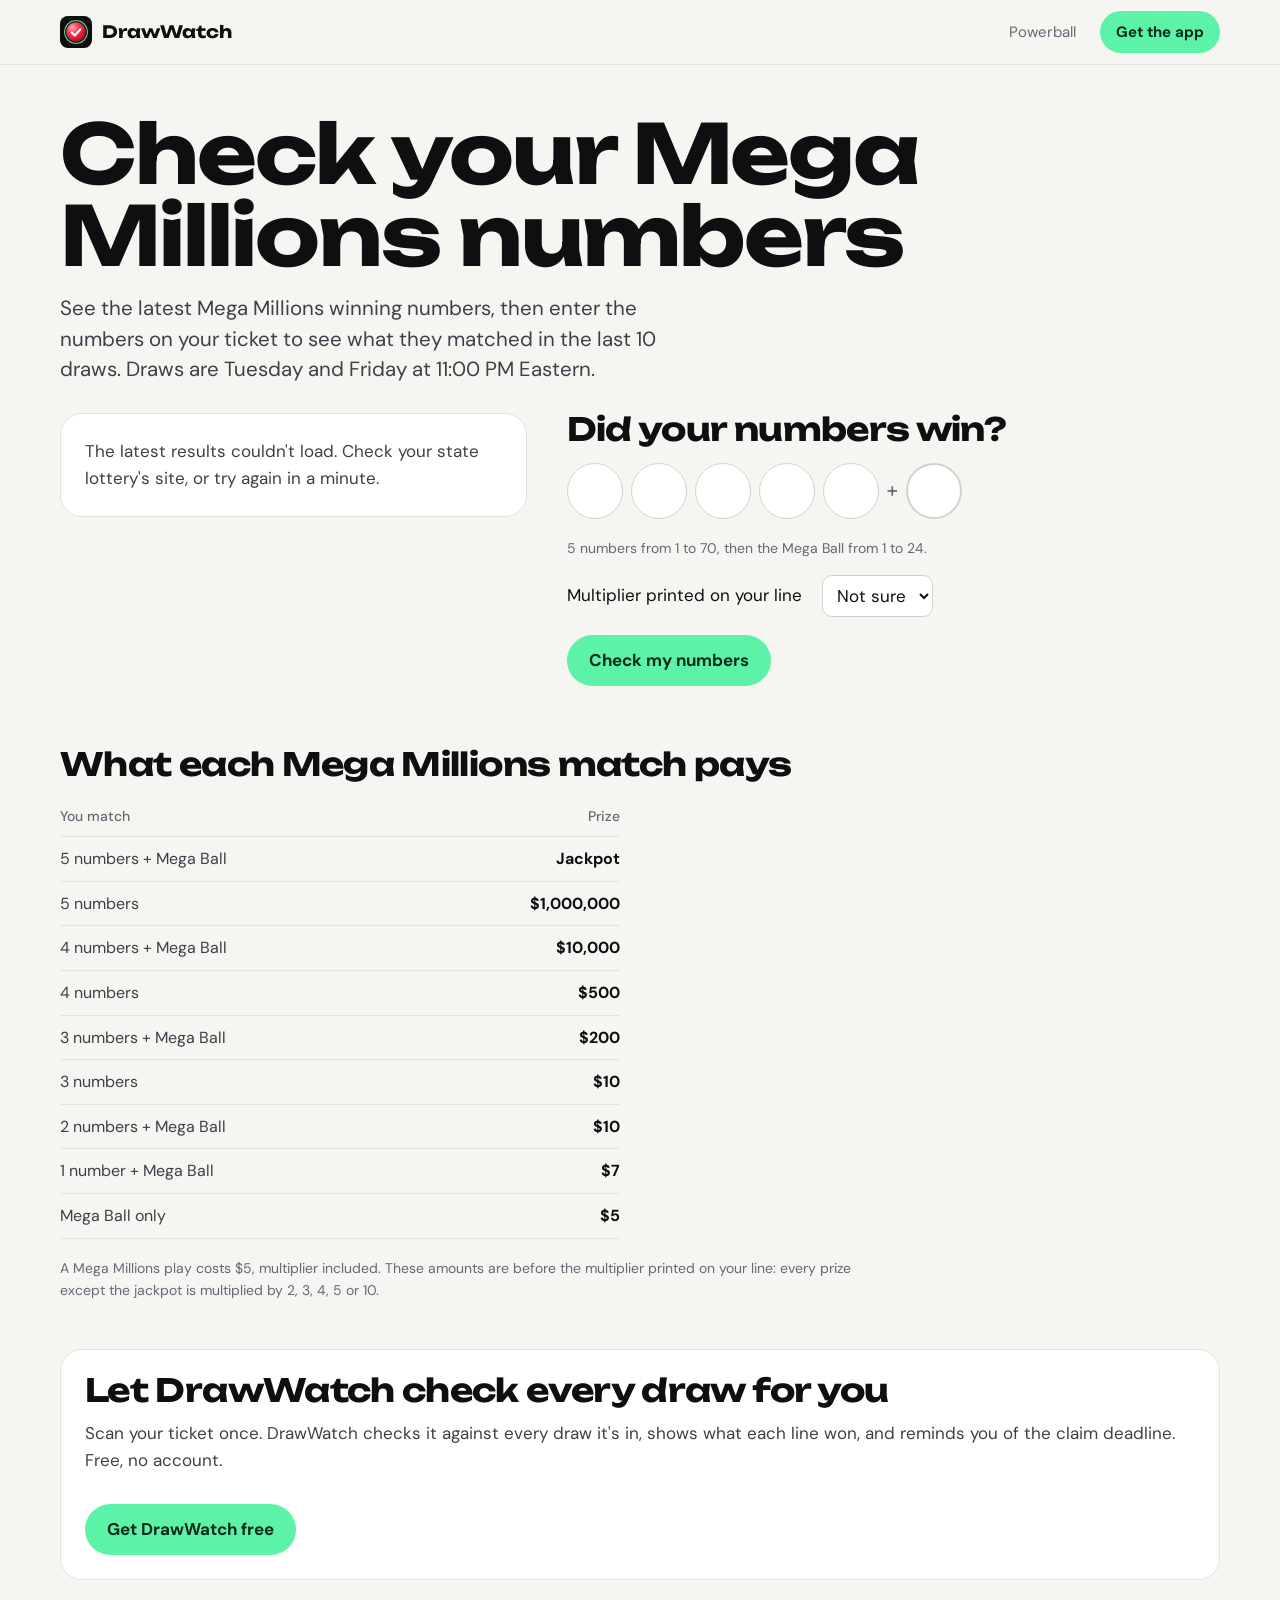
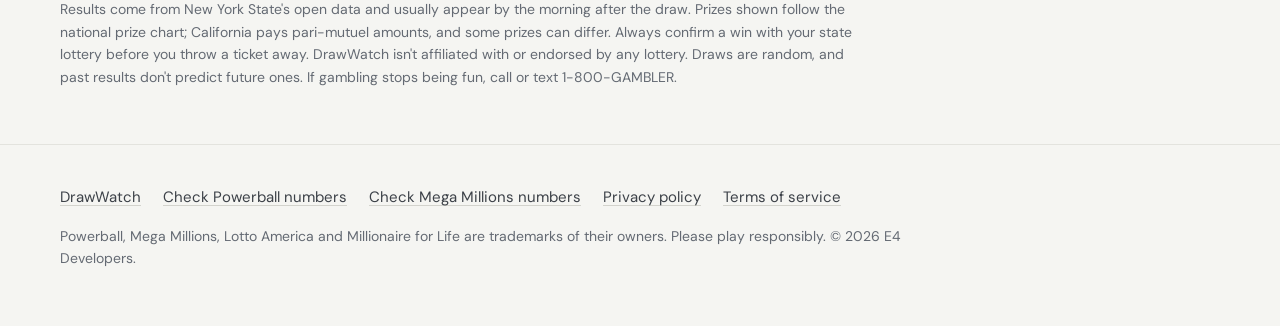
<file: check-mega-millions-numbers.html>
<!DOCTYPE html>
<html lang="en">
<head>
<meta charset="UTF-8">
<meta name="viewport" content="width=device-width, initial-scale=1.0">
<script>
/* Same device switch as drawwatch.html (the header button hides on iPhone
   until the App Store release). */
(function () {
  var u = navigator.userAgent || "", d = "desktop";
  if (/Android/i.test(u)) d = "android";
  else if (/iPhone|iPad|iPod/i.test(u) || (navigator.platform === "MacIntel" && navigator.maxTouchPoints > 1)) d = "ios";
  document.documentElement.setAttribute("data-device", d);
})();
</script>
<title>Check your Mega Millions numbers: latest results and ticket checker | DrawWatch</title>
<meta name="description" content="The latest Mega Millions winning numbers, and a free checker: enter the numbers on your ticket to see what they matched and won in the last 10 draws.">
<meta name="robots" content="index, follow">
<link rel="canonical" href="https://drawwatch.app/check-mega-millions-numbers">
<meta name="theme-color" content="#F5F5F2">
<meta property="og:title" content="Check your Mega Millions numbers">
<meta property="og:description" content="The latest Mega Millions winning numbers, and a free checker for the numbers on your ticket.">
<meta property="og:url" content="https://drawwatch.app/check-mega-millions-numbers">
<meta property="og:type" content="website">
<meta property="og:site_name" content="DrawWatch">
<meta property="og:image" content="https://drawwatch.app/img/drawwatch/og.png">
<meta name="twitter:card" content="summary_large_image">
<link rel="icon" type="image/png" href="img/drawwatch/icon-192.png">
<link rel="preconnect" href="https://fonts.googleapis.com">
<link rel="preconnect" href="https://fonts.gstatic.com" crossorigin>
<link rel="stylesheet" href="https://fonts.googleapis.com/css2?family=DM+Sans:wght@400;500;700&family=Unbounded:wght@700&display=swap">
<link rel="stylesheet" href="drawwatch.css">
<link rel="stylesheet" href="check.css">
</head>
<body>
<a class="skip" href="#main">Skip to content</a>

<header class="top">
  <div class="wrap">
    <a class="top-brand" href="drawwatch.html"><img src="img/drawwatch/icon-192.png" alt="" width="32" height="32">DrawWatch</a>
    <nav aria-label="Site">
      <a class="hide-sm" href="check-powerball-numbers">Powerball</a>
      <a class="get" href="get?c=web_mm_header">Get the app</a>
    </nav>
  </div>
</header>

<main id="main" data-game="megamillions">
  <section class="check-hero">
    <div class="wrap">
      <h1>Check your Mega Millions numbers</h1>
      <p class="lead">See the latest Mega Millions winning numbers, then enter the numbers on your ticket to see what they matched in the last 10 draws. Draws are Tuesday and Friday at 11:00 PM Eastern.</p>
      <div class="check-grid">
        <div class="box latest" id="latest" aria-live="polite">
          <p>Loading the latest Mega Millions numbers&hellip;</p>
          <noscript><p>Turn on JavaScript to see the latest numbers here, or check your state lottery's site.</p></noscript>
        </div>
        <div class="checker">
          <h2>Did your numbers win?</h2>
          <form id="checker" novalidate>
            <div class="picks">
          <input type="text" inputmode="numeric" pattern="[0-9]*" maxlength="2" data-white aria-label="Number 1" required>
          <input type="text" inputmode="numeric" pattern="[0-9]*" maxlength="2" data-white aria-label="Number 2" required>
          <input type="text" inputmode="numeric" pattern="[0-9]*" maxlength="2" data-white aria-label="Number 3" required>
          <input type="text" inputmode="numeric" pattern="[0-9]*" maxlength="2" data-white aria-label="Number 4" required>
          <input type="text" inputmode="numeric" pattern="[0-9]*" maxlength="2" data-white aria-label="Number 5" required>
              <span class="plus" aria-hidden="true">+</span>
              <input type="text" inputmode="numeric" pattern="[0-9]*" maxlength="2" class="bonus" data-bonus aria-label="Mega Ball" required>
            </div>
            <p class="check-fine">5 numbers from 1 to 70, then the Mega Ball from 1 to 24.</p>
            <div class="opts"><label for="mult">Multiplier printed on your line</label> <select id="mult"><option value="">Not sure</option><option value="2">2×</option><option value="3">3×</option><option value="4">4×</option><option value="5">5×</option><option value="10">10×</option></select></div>
            <button class="go" type="submit">Check my numbers</button>
          </form>
          <div id="results" aria-live="polite"></div>
        </div>
      </div>
    </div>
  </section>

  <section class="check-pays">
    <div class="wrap">
      <h2>What each Mega Millions match pays</h2>
      <table class="pays">
        <thead><tr><th scope="col">You match</th><th scope="col">Prize</th></tr></thead>
        <tbody>
          <tr><th scope="row">5 numbers + Mega Ball</th><td>Jackpot</td></tr>
          <tr><th scope="row">5 numbers</th><td>$1,000,000</td></tr>
          <tr><th scope="row">4 numbers + Mega Ball</th><td>$10,000</td></tr>
          <tr><th scope="row">4 numbers</th><td>$500</td></tr>
          <tr><th scope="row">3 numbers + Mega Ball</th><td>$200</td></tr>
          <tr><th scope="row">3 numbers</th><td>$10</td></tr>
          <tr><th scope="row">2 numbers + Mega Ball</th><td>$10</td></tr>
          <tr><th scope="row">1 number + Mega Ball</th><td>$7</td></tr>
          <tr><th scope="row">Mega Ball only</th><td>$5</td></tr>
        </tbody>
      </table>
      <p class="check-fine">A Mega Millions play costs $5, multiplier included. These amounts are before the multiplier printed on your line: every prize except the jackpot is multiplied by 2, 3, 4, 5 or 10.</p>
    </div>
  </section>

  <section class="check-cta">
    <div class="wrap">
      <div class="box">
        <h2>Let DrawWatch check every draw for you</h2>
        <p>Scan your ticket once. DrawWatch checks it against every draw it's in, shows what each line won, and reminds you of the claim deadline. Free, no account.</p>
        <a class="go" href="get?c=web_mm_check">Get DrawWatch free</a>
      </div>
      <p class="check-fine">Results come from New York State's open data and usually appear by the morning after the draw. Prizes shown follow the national prize chart; California pays pari-mutuel amounts, and some prizes can differ. Always confirm a win with your state lottery before you throw a ticket away. DrawWatch isn't affiliated with or endorsed by any lottery. Draws are random, and past results don't predict future ones. If gambling stops being fun, call or text 1-800-GAMBLER.</p>
    </div>
  </section>
</main>

<footer>
  <div class="wrap">
    <nav aria-label="Footer">
      <a href="drawwatch.html">DrawWatch</a>
      <a href="check-powerball-numbers">Check Powerball numbers</a>
      <a href="check-mega-millions-numbers">Check Mega Millions numbers</a>
      <a href="privacy-policy.html">Privacy policy</a>
      <a href="terms-of-service.html">Terms of service</a>
    </nav>
    <p class="fine">Powerball, Mega Millions, Lotto America and Millionaire for Life are trademarks of their owners. Please play responsibly. &copy; 2026 E4 Developers.</p>
  </div>
</footer>
<script src="check.js" defer></script>
</body>
</html>
</file>
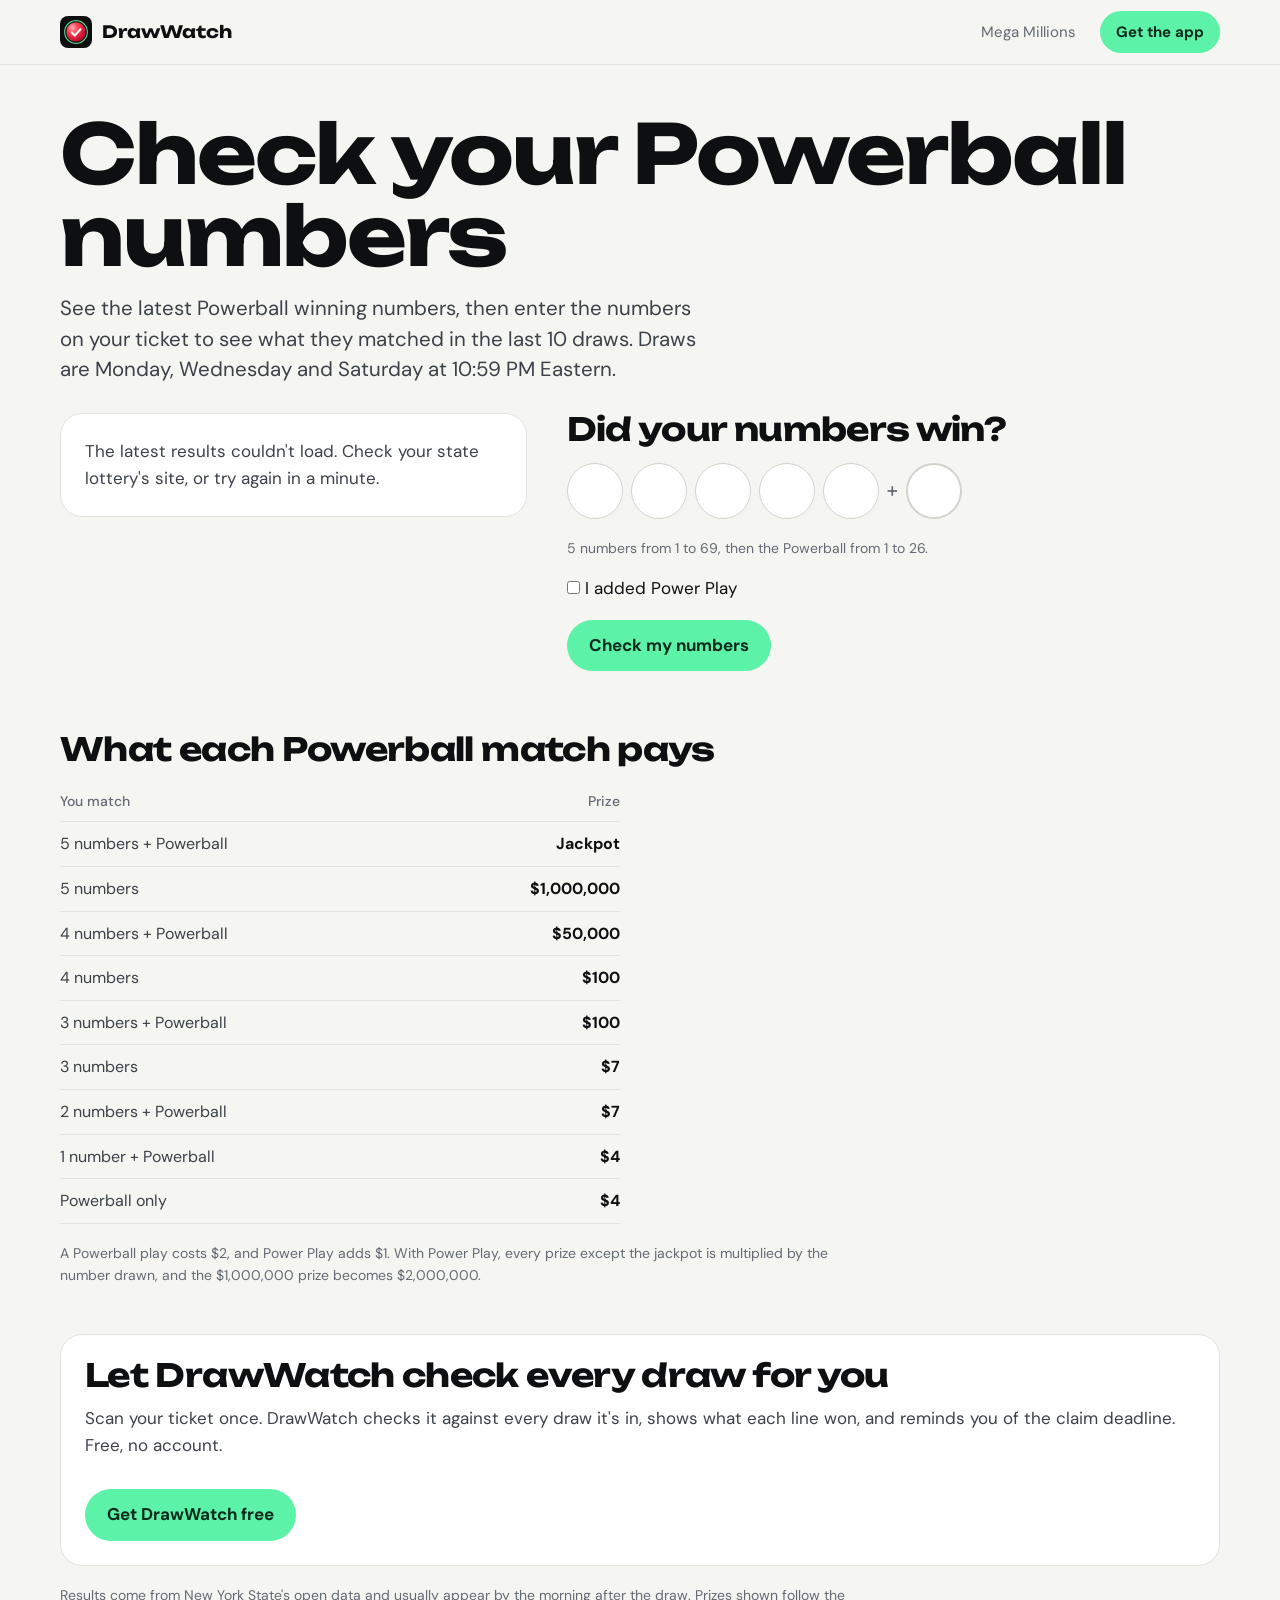
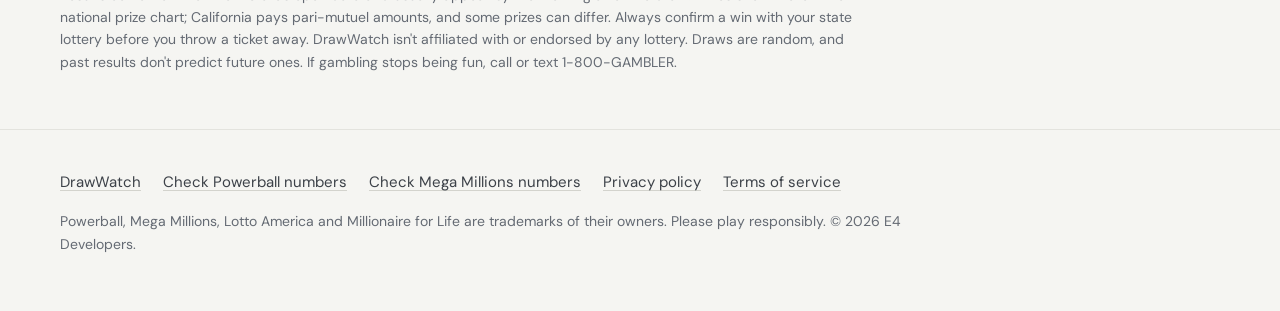
<file: check-powerball-numbers.html>
<!DOCTYPE html>
<html lang="en">
<head>
<meta charset="UTF-8">
<meta name="viewport" content="width=device-width, initial-scale=1.0">
<script>
/* Same device switch as drawwatch.html (the header button hides on iPhone
   until the App Store release). */
(function () {
  var u = navigator.userAgent || "", d = "desktop";
  if (/Android/i.test(u)) d = "android";
  else if (/iPhone|iPad|iPod/i.test(u) || (navigator.platform === "MacIntel" && navigator.maxTouchPoints > 1)) d = "ios";
  document.documentElement.setAttribute("data-device", d);
})();
</script>
<title>Check your Powerball numbers: latest results and ticket checker | DrawWatch</title>
<meta name="description" content="The latest Powerball winning numbers, and a free checker: enter the numbers on your ticket to see what they matched and won in the last 10 draws.">
<meta name="robots" content="index, follow">
<link rel="canonical" href="https://drawwatch.app/check-powerball-numbers">
<meta name="theme-color" content="#F5F5F2">
<meta property="og:title" content="Check your Powerball numbers">
<meta property="og:description" content="The latest Powerball winning numbers, and a free checker for the numbers on your ticket.">
<meta property="og:url" content="https://drawwatch.app/check-powerball-numbers">
<meta property="og:type" content="website">
<meta property="og:site_name" content="DrawWatch">
<meta property="og:image" content="https://drawwatch.app/img/drawwatch/og.png">
<meta name="twitter:card" content="summary_large_image">
<link rel="icon" type="image/png" href="img/drawwatch/icon-192.png">
<link rel="preconnect" href="https://fonts.googleapis.com">
<link rel="preconnect" href="https://fonts.gstatic.com" crossorigin>
<link rel="stylesheet" href="https://fonts.googleapis.com/css2?family=DM+Sans:wght@400;500;700&family=Unbounded:wght@700&display=swap">
<link rel="stylesheet" href="drawwatch.css">
<link rel="stylesheet" href="check.css">
</head>
<body>
<a class="skip" href="#main">Skip to content</a>

<header class="top">
  <div class="wrap">
    <a class="top-brand" href="drawwatch.html"><img src="img/drawwatch/icon-192.png" alt="" width="32" height="32">DrawWatch</a>
    <nav aria-label="Site">
      <a class="hide-sm" href="check-mega-millions-numbers">Mega Millions</a>
      <a class="get" href="get?c=web_pb_header">Get the app</a>
    </nav>
  </div>
</header>

<main id="main" data-game="powerball">
  <section class="check-hero">
    <div class="wrap">
      <h1>Check your Powerball numbers</h1>
      <p class="lead">See the latest Powerball winning numbers, then enter the numbers on your ticket to see what they matched in the last 10 draws. Draws are Monday, Wednesday and Saturday at 10:59 PM Eastern.</p>
      <div class="check-grid">
        <div class="box latest" id="latest" aria-live="polite">
          <p>Loading the latest Powerball numbers&hellip;</p>
          <noscript><p>Turn on JavaScript to see the latest numbers here, or check your state lottery's site.</p></noscript>
        </div>
        <div class="checker">
          <h2>Did your numbers win?</h2>
          <form id="checker" novalidate>
            <div class="picks">
          <input type="text" inputmode="numeric" pattern="[0-9]*" maxlength="2" data-white aria-label="Number 1" required>
          <input type="text" inputmode="numeric" pattern="[0-9]*" maxlength="2" data-white aria-label="Number 2" required>
          <input type="text" inputmode="numeric" pattern="[0-9]*" maxlength="2" data-white aria-label="Number 3" required>
          <input type="text" inputmode="numeric" pattern="[0-9]*" maxlength="2" data-white aria-label="Number 4" required>
          <input type="text" inputmode="numeric" pattern="[0-9]*" maxlength="2" data-white aria-label="Number 5" required>
              <span class="plus" aria-hidden="true">+</span>
              <input type="text" inputmode="numeric" pattern="[0-9]*" maxlength="2" class="bonus" data-bonus aria-label="Powerball" required>
            </div>
            <p class="check-fine">5 numbers from 1 to 69, then the Powerball from 1 to 26.</p>
            <div class="opts"><label><input type="checkbox" id="addon"> I added Power Play</label></div>
            <button class="go" type="submit">Check my numbers</button>
          </form>
          <div id="results" aria-live="polite"></div>
        </div>
      </div>
    </div>
  </section>

  <section class="check-pays">
    <div class="wrap">
      <h2>What each Powerball match pays</h2>
      <table class="pays">
        <thead><tr><th scope="col">You match</th><th scope="col">Prize</th></tr></thead>
        <tbody>
          <tr><th scope="row">5 numbers + Powerball</th><td>Jackpot</td></tr>
          <tr><th scope="row">5 numbers</th><td>$1,000,000</td></tr>
          <tr><th scope="row">4 numbers + Powerball</th><td>$50,000</td></tr>
          <tr><th scope="row">4 numbers</th><td>$100</td></tr>
          <tr><th scope="row">3 numbers + Powerball</th><td>$100</td></tr>
          <tr><th scope="row">3 numbers</th><td>$7</td></tr>
          <tr><th scope="row">2 numbers + Powerball</th><td>$7</td></tr>
          <tr><th scope="row">1 number + Powerball</th><td>$4</td></tr>
          <tr><th scope="row">Powerball only</th><td>$4</td></tr>
        </tbody>
      </table>
      <p class="check-fine">A Powerball play costs $2, and Power Play adds $1. With Power Play, every prize except the jackpot is multiplied by the number drawn, and the $1,000,000 prize becomes $2,000,000.</p>
    </div>
  </section>

  <section class="check-cta">
    <div class="wrap">
      <div class="box">
        <h2>Let DrawWatch check every draw for you</h2>
        <p>Scan your ticket once. DrawWatch checks it against every draw it's in, shows what each line won, and reminds you of the claim deadline. Free, no account.</p>
        <a class="go" href="get?c=web_pb_check">Get DrawWatch free</a>
      </div>
      <p class="check-fine">Results come from New York State's open data and usually appear by the morning after the draw. Prizes shown follow the national prize chart; California pays pari-mutuel amounts, and some prizes can differ. Always confirm a win with your state lottery before you throw a ticket away. DrawWatch isn't affiliated with or endorsed by any lottery. Draws are random, and past results don't predict future ones. If gambling stops being fun, call or text 1-800-GAMBLER.</p>
    </div>
  </section>
</main>

<footer>
  <div class="wrap">
    <nav aria-label="Footer">
      <a href="drawwatch.html">DrawWatch</a>
      <a href="check-powerball-numbers">Check Powerball numbers</a>
      <a href="check-mega-millions-numbers">Check Mega Millions numbers</a>
      <a href="privacy-policy.html">Privacy policy</a>
      <a href="terms-of-service.html">Terms of service</a>
    </nav>
    <p class="fine">Powerball, Mega Millions, Lotto America and Millionaire for Life are trademarks of their owners. Please play responsibly. &copy; 2026 E4 Developers.</p>
  </div>
</footer>
<script src="check.js" defer></script>
</body>
</html>
</file>
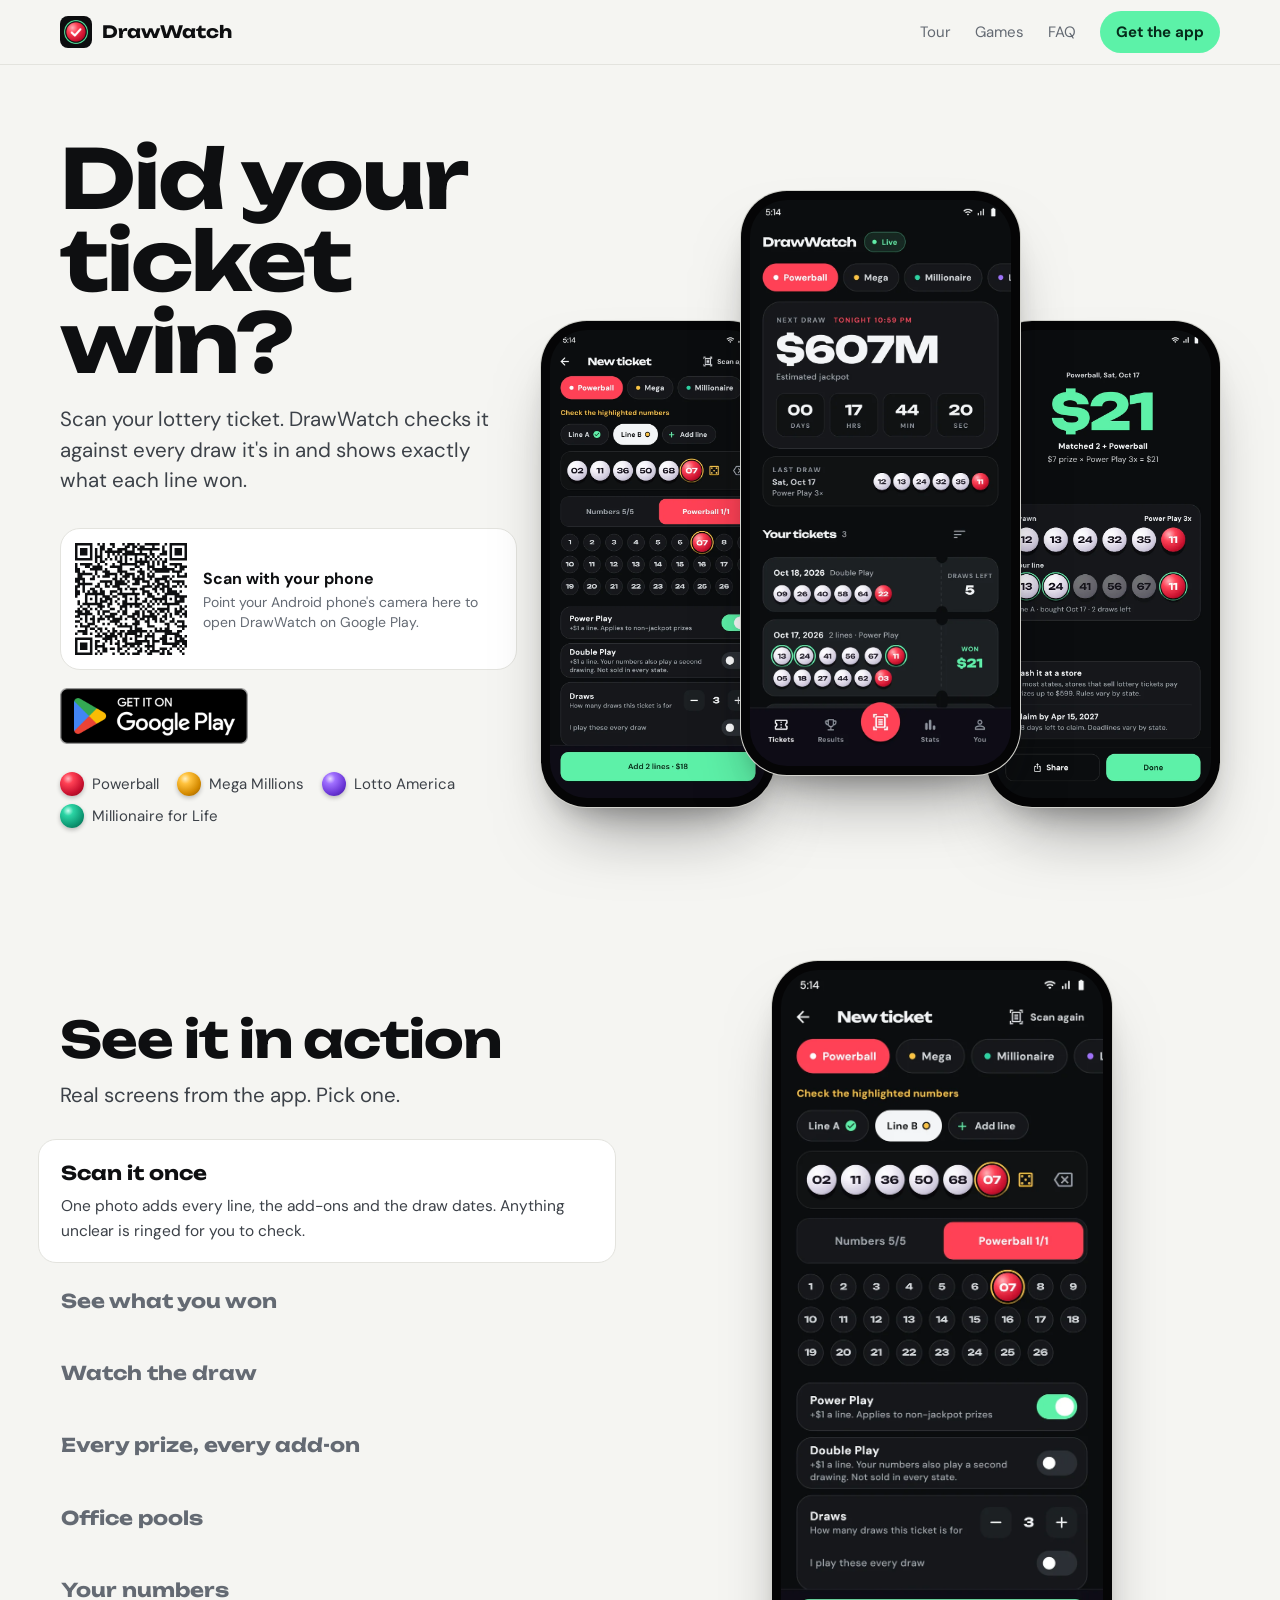
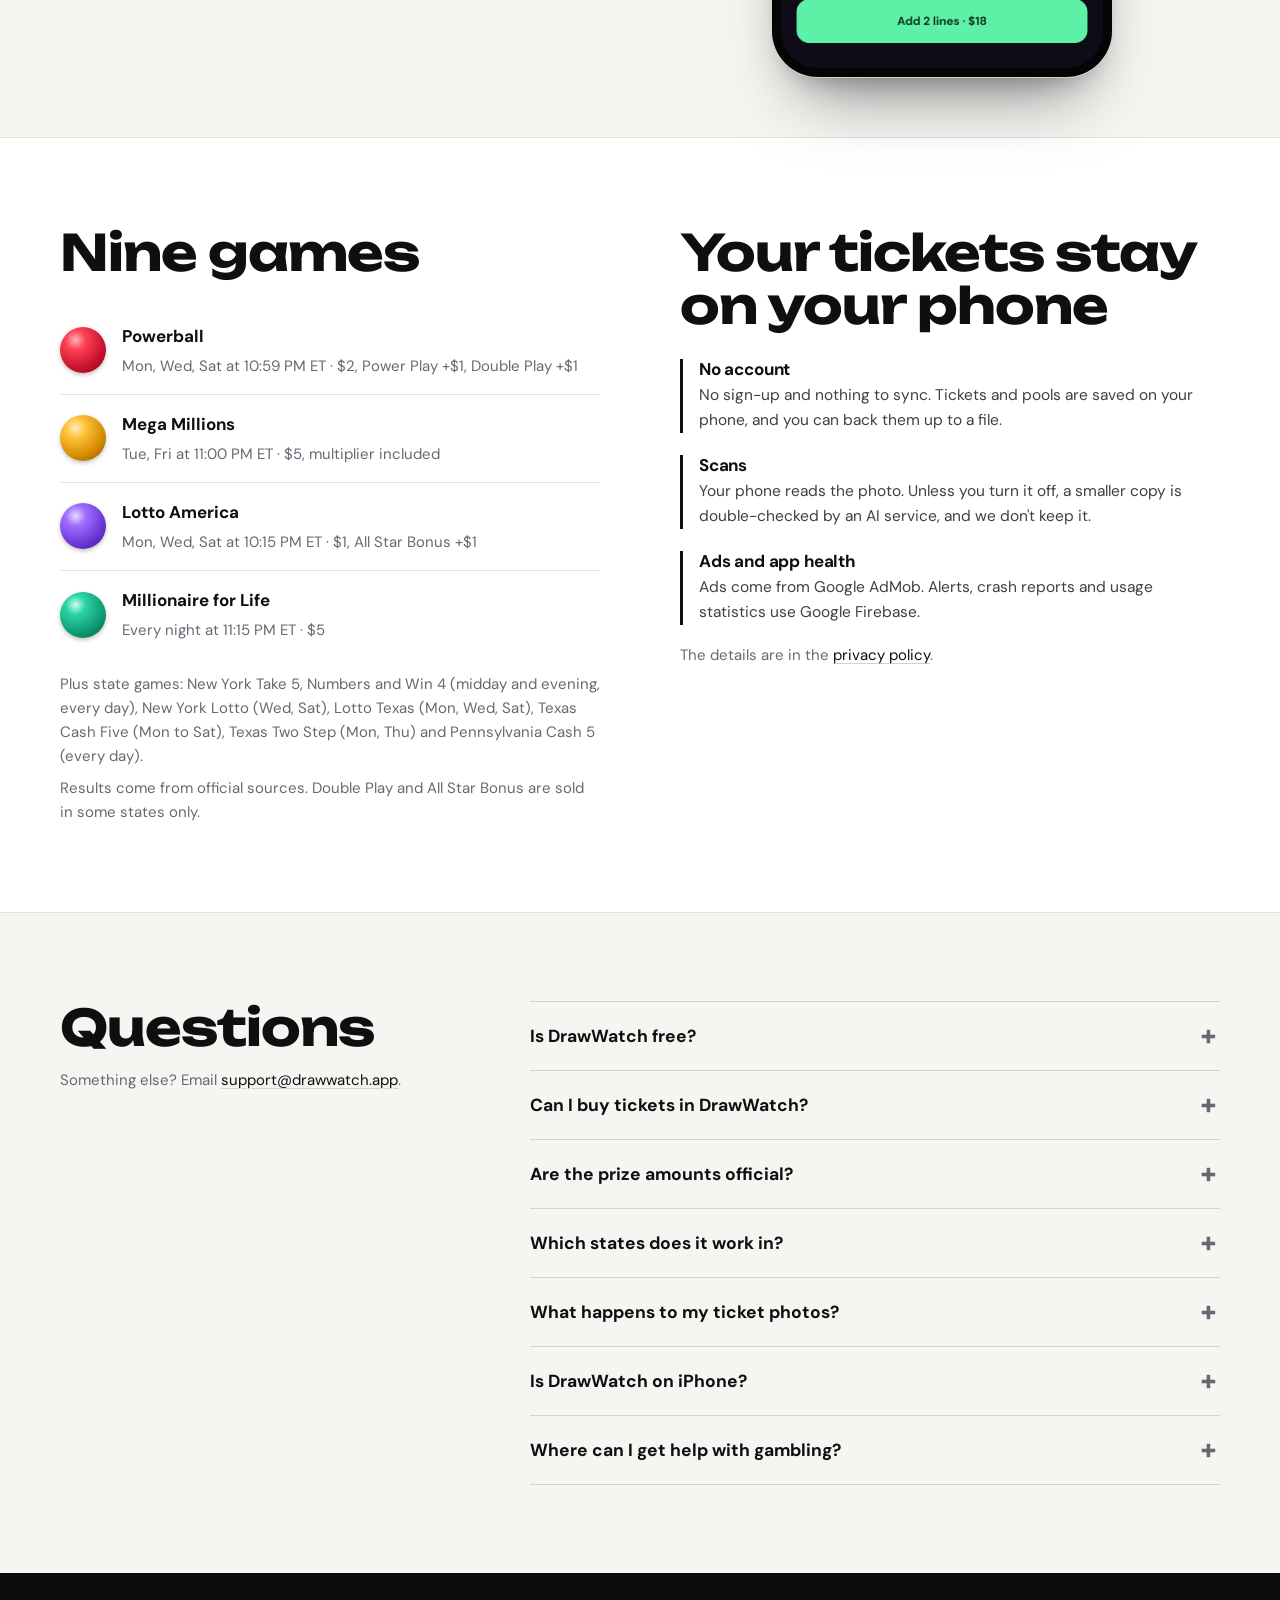
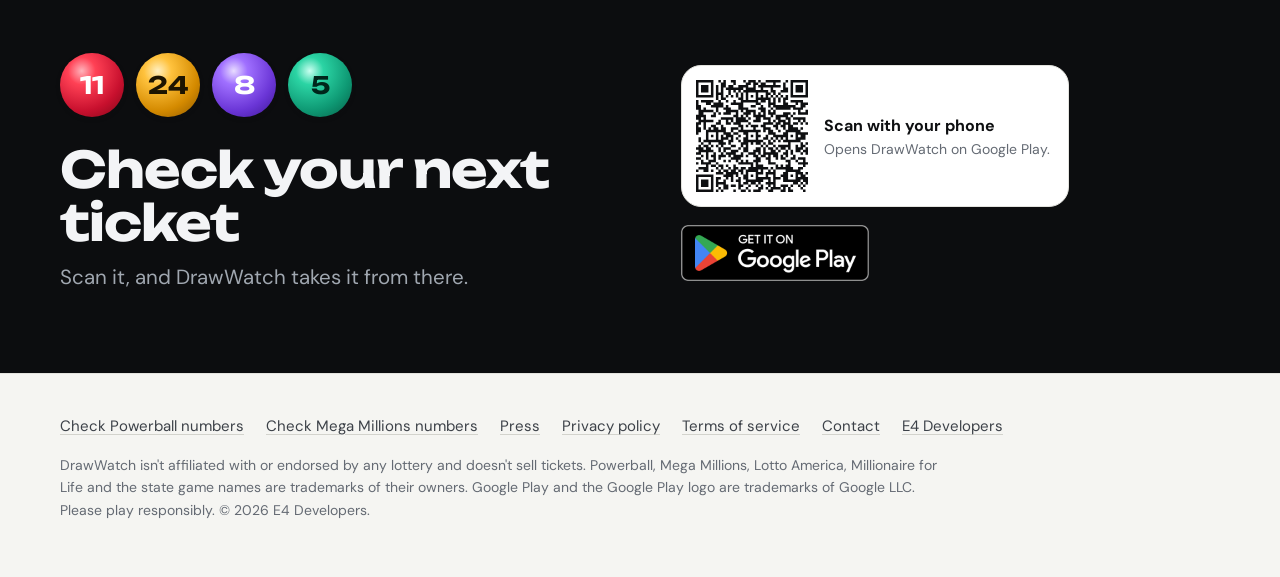
<file: drawwatch.html>
<!DOCTYPE html>
<html lang="en">
<head>
<meta charset="UTF-8">
<meta name="viewport" content="width=device-width, initial-scale=1.0">
<script>
/* Pick the right download option before anything paints:
   Android gets the Play button, iPhone gets a note, desktop gets a QR code. */
(function () {
  var u = navigator.userAgent || "", d = "desktop";
  if (/Android/i.test(u)) d = "android";
  else if (/iPhone|iPad|iPod/i.test(u) || (navigator.platform === "MacIntel" && navigator.maxTouchPoints > 1)) d = "ios";
  document.documentElement.setAttribute("data-device", d);
})();
</script>
<title>DrawWatch: free lottery ticket scanner and checker</title>
<meta name="description" content="Free lottery ticket scanner and checker for Powerball, Mega Millions, Lotto America, Millionaire for Life and state games in New York, Texas and Pennsylvania. Free for Android, no account.">
<meta name="author" content="E4 Developers">
<meta name="robots" content="index, follow">
<meta name="theme-color" content="#F5F5F2">
<meta property="og:title" content="DrawWatch: did your ticket win?">
<meta property="og:description" content="Scan your lottery ticket. DrawWatch checks every draw it's in and shows what each line won.">
<meta property="og:url" content="https://drawwatch.app/">
<meta property="og:type" content="website">
<meta property="og:site_name" content="DrawWatch">
<meta property="og:image" content="https://drawwatch.app/img/drawwatch/og.png">
<meta property="og:image:width" content="1200">
<meta property="og:image:height" content="630">
<meta name="twitter:card" content="summary_large_image">
<meta name="twitter:image" content="https://drawwatch.app/img/drawwatch/og.png">
<link rel="canonical" href="https://drawwatch.app/">
<link rel="icon" type="image/png" href="img/drawwatch/icon-192.png">
<link rel="apple-touch-icon" href="img/drawwatch/icon-192.png">
<link rel="preconnect" href="https://fonts.googleapis.com">
<link rel="preconnect" href="https://fonts.gstatic.com" crossorigin>
<link rel="stylesheet" href="https://fonts.googleapis.com/css2?family=DM+Sans:wght@400;500;700&family=Unbounded:wght@700&display=swap">
<link rel="stylesheet" href="drawwatch.css">
<link rel="preload" as="image" href="img/drawwatch/phone-tickets.webp">
<script type="application/ld+json">
{
  "@context": "https://schema.org",
  "@type": "MobileApplication",
  "name": "DrawWatch: Lottery Checker",
  "operatingSystem": "Android",
  "applicationCategory": "EntertainmentApplication",
  "description": "Free lottery ticket scanner and checker for Powerball, Mega Millions, Lotto America, Millionaire for Life and state games in New York, Texas and Pennsylvania. DrawWatch checks a ticket against every draw it's in and shows what each line won.",
  "url": "https://drawwatch.app/",
  "downloadUrl": "https://play.google.com/store/apps/details?id=com.numcheck.app",
  "image": "https://drawwatch.app/img/drawwatch/icon-512.png",
  "offers": { "@type": "Offer", "price": "0", "priceCurrency": "USD" },
  "author": { "@type": "Organization", "name": "E4 Developers", "url": "https://e4developers.github.io/" }
}
</script>
<script type="application/ld+json">
{
  "@context": "https://schema.org",
  "@type": "FAQPage",
  "mainEntity": [
    { "@type": "Question", "name": "Is DrawWatch free?", "acceptedAnswer": { "@type": "Answer", "text": "Yes. DrawWatch is free and shows ads. There's no account and no sign-up." } },
    { "@type": "Question", "name": "Can I buy lottery tickets in DrawWatch?", "acceptedAnswer": { "@type": "Answer", "text": "No. DrawWatch only checks tickets you already bought from a lottery retailer. It doesn't sell tickets or take bets." } },
    { "@type": "Question", "name": "Are the prize amounts official?", "acceptedAnswer": { "@type": "Answer", "text": "DrawWatch shows each game's standard prizes, including Power Play, the Mega Millions multiplier, All Star Bonus and Double Play. Some prizes, and every prize in California, are pari-mutuel and can differ. Always confirm a win with your state lottery." } },
    { "@type": "Question", "name": "What happens to my ticket photos?", "acceptedAnswer": { "@type": "Answer", "text": "Your phone reads the photo. Unless you turn it off, a smaller copy is double-checked by an AI service and isn't kept by us. You can choose to read on your phone only." } },
    { "@type": "Question", "name": "Is DrawWatch on iPhone?", "acceptedAnswer": { "@type": "Answer", "text": "Not yet. DrawWatch is on Android today, and an iPhone version is on the way." } }
  ]
}
</script>
</head>
<body>
<a class="skip" href="#main">Skip to content</a>

<header class="top">
  <div class="wrap">
    <a class="top-brand" href="drawwatch.html"><img src="img/drawwatch/icon-192.png" alt="" width="32" height="32">DrawWatch</a>
    <nav aria-label="Site">
      <a class="hide-sm" href="#tour">Tour</a>
      <a class="hide-sm" href="#facts">Games</a>
      <a class="hide-sm" href="#faq">FAQ</a>
      <a class="get" href="https://play.google.com/store/apps/details?id=com.numcheck.app&amp;referrer=utm_source%3Dwebsite%26utm_medium%3Dheader" rel="noopener">Get the app</a>
    </nav>
  </div>
</header>

<main id="main">

  <section class="hero" aria-label="DrawWatch">
    <div class="wrap">
      <div>
        <h1>Did your ticket win?</h1>
        <p class="lead">Scan your lottery ticket. DrawWatch checks it against every draw it's in and shows exactly what each line won.</p>

        <div class="get-block for-android">
          <a class="badge" href="https://play.google.com/store/apps/details?id=com.numcheck.app&amp;referrer=utm_source%3Dwebsite%26utm_medium%3Dbutton" rel="noopener"><img src="img/drawwatch/google-play-badge.png" alt="Get it on Google Play" width="564" height="168"></a>
          <span class="cta-note">Free with ads. No account.</span>
        </div>
        <div class="get-block for-desktop">
          <div class="qr">
            <img src="img/drawwatch/qr-play.svg" alt="QR code that opens DrawWatch on Google Play" width="112" height="112">
            <div><strong>Scan with your phone</strong><span>Point your Android phone's camera here to open DrawWatch on Google Play.</span></div>
          </div>
          <a class="badge" href="https://play.google.com/store/apps/details?id=com.numcheck.app&amp;referrer=utm_source%3Dwebsite%26utm_medium%3Dbutton" rel="noopener"><img src="img/drawwatch/google-play-badge.png" alt="Get it on Google Play" width="564" height="168"></a>
        </div>
        <div class="get-block for-ios">
          <div class="ios-note">
            <strong>DrawWatch is on Android today.</strong>
            <span>An iPhone version is on the way.</span>
            <a href="mailto:support@drawwatch.app?subject=Tell%20me%20when%20DrawWatch%20is%20on%20iPhone">Email me when it's on iPhone</a>
          </div>
        </div>

        <div class="games-line" aria-label="Games">
          <span><i class="ball sm pb" aria-hidden="true"></i>Powerball</span>
          <span><i class="ball sm mm" aria-hidden="true"></i>Mega Millions</span>
          <span><i class="ball sm la" aria-hidden="true"></i>Lotto America</span>
          <span><i class="ball sm mfl" aria-hidden="true"></i>Millionaire for Life</span>
        </div>
      </div>
      <div class="phones">
        <div class="device side left"><img src="img/drawwatch/phone-scan.webp" width="720" height="1559" alt="Adding a ticket after a scan: the numbers filled in, Power Play on, 3 draws"></div>
        <div class="device"><img src="img/drawwatch/phone-tickets.webp" width="720" height="1559" alt="The Tickets screen: tonight's $607M Powerball jackpot with a countdown, the last draw, and your tickets with a $21 win"></div>
        <div class="device side right"><img src="img/drawwatch/phone-win.webp" width="720" height="1559" alt="A $21 win: matched 2 numbers and the Powerball, $7 prize times Power Play 3x"></div>
      </div>
    </div>
  </section>

  <section class="tour" id="tour">
    <div class="wrap">
      <div class="tour-head narrow-only">
        <h2>See it in action</h2>
        <p class="lead">Real screens from the app.</p>
      </div>

      <div class="tour-grid">
        <div class="tour-left">
        <div class="tour-head">
          <h2>See it in action</h2>
          <p class="lead">Real screens from the app. Pick one.</p>
        </div>
        <div class="tabs" role="tablist" aria-label="Features" aria-orientation="vertical">
          <button class="tab" role="tab" id="tab-scan" aria-controls="stage" aria-selected="true" data-screen="0"><span class="t">Scan it once</span><span class="d">One photo adds every line, the add-ons and the draw dates. Anything unclear is ringed for you to check.</span></button>
          <button class="tab" role="tab" id="tab-win" aria-controls="stage" aria-selected="false" tabindex="-1" data-screen="1"><span class="t">See what you won</span><span class="d">Each line shows what it matched and what it pays, with the math: <span class="money">$7 × 3 = $21</span>.</span></button>
          <button class="tab" role="tab" id="tab-draw" aria-controls="stage" aria-selected="false" tabindex="-1" data-screen="2"><span class="t">Watch the draw</span><span class="d">On draw night the balls drop one at a time and your numbers light up as they match.</span></button>
          <button class="tab" role="tab" id="tab-prizes" aria-controls="stage" aria-selected="false" tabindex="-1" data-screen="3"><span class="t">Every prize, every add-on</span><span class="d">Each draw has its prize table, with the rows you matched, for Power Play, multipliers, All Star Bonus and Double Play.</span></button>
          <button class="tab" role="tab" id="tab-pools" aria-controls="stage" aria-selected="false" tabindex="-1" data-screen="4"><span class="t">Office pools</span><span class="d">Who's in, what each person paid and what each person gets, split to the cent.</span></button>
          <button class="tab" role="tab" id="tab-stats" aria-controls="stage" aria-selected="false" tabindex="-1" data-screen="5"><span class="t">Your numbers</span><span class="d">Hot, cold and overdue numbers for each game. Draws are random; stats show the past, not the future.</span></button>
        </div>
        </div>
        <div class="stage" id="stage" role="tabpanel" aria-live="polite">
          <div class="device"><div class="screens">
            <img class="on" src="img/drawwatch/phone-scan.webp" width="720" height="1559" alt="The ticket editor filled in from a scan, with one number ringed to check">
            <img src="img/drawwatch/phone-win.webp" width="720" height="1559" loading="lazy" alt="A $21 win with the drawn numbers above your line">
            <img src="img/drawwatch/phone-reveal.webp" width="720" height="1559" loading="lazy" alt="Draw night: four balls drawn, your three lines with matches ringed">
            <img src="img/drawwatch/phone-draw.webp" width="720" height="1559" loading="lazy" alt="A draw page with your tickets and the prize table">
            <img src="img/drawwatch/phone-pool.webp" width="720" height="1559" loading="lazy" alt="A Mega Millions pool: each person gets $6">
            <img src="img/drawwatch/phone-stats.webp" width="720" height="1559" loading="lazy" alt="Hot, cold and longest-gap Powerball numbers">
          </div></div>
        </div>
      </div>

      <div class="tour-cards" aria-label="Features">
        <article class="tour-card"><h3>Scan it once</h3><p>One photo adds every line, the add-ons and the draw dates. Anything unclear is ringed.</p><img src="img/drawwatch/crop-scan.webp" width="824" height="760" loading="lazy" alt="The ticket editor after a scan"></article>
        <article class="tour-card"><h3>See what you won</h3><p>What each line matched and what it pays, with the math: <span class="money">$7 × 3 = $21</span>.</p><img src="img/drawwatch/crop-win.webp" width="824" height="1010" loading="lazy" alt="A $21 win"></article>
        <article class="tour-card"><h3>Watch the draw</h3><p>The balls drop one at a time and your numbers light up.</p><img src="img/drawwatch/crop-reveal.webp" width="824" height="664" loading="lazy" alt="Draw night with matches ringed"></article>
        <article class="tour-card"><h3>Every prize, every add-on</h3><p>Each draw's prize table, with the rows you matched.</p><img src="img/drawwatch/crop-prizes.webp" width="824" height="588" loading="lazy" alt="The Powerball prize table"></article>
        <article class="tour-card"><h3>Office pools</h3><p>Who paid what, and what each person gets, to the cent.</p><img src="img/drawwatch/crop-pool.webp" width="824" height="564" loading="lazy" alt="A pool: each person gets $6"></article>
        <article class="tour-card"><h3>Your numbers</h3><p>Hot, cold and overdue numbers. Stats show the past, not the future.</p><img src="img/drawwatch/crop-stats.webp" width="824" height="804" loading="lazy" alt="Hot and cold Powerball numbers"></article>
      </div>
      <p class="swipe-hint">Swipe for more</p>
    </div>
  </section>

  <section class="facts" id="facts">
    <div class="wrap">
      <div>
        <h2>Nine games</h2>
        <div class="game-list">
          <div class="game-row"><i class="ball pb" aria-hidden="true"></i><strong>Powerball</strong><span>Mon, Wed, Sat at 10:59 PM ET · $2, Power Play +$1, Double Play +$1</span></div>
          <div class="game-row"><i class="ball mm" aria-hidden="true"></i><strong>Mega Millions</strong><span>Tue, Fri at 11:00 PM ET · $5, multiplier included</span></div>
          <div class="game-row"><i class="ball la" aria-hidden="true"></i><strong>Lotto America</strong><span>Mon, Wed, Sat at 10:15 PM ET · $1, All Star Bonus +$1</span></div>
          <div class="game-row"><i class="ball mfl" aria-hidden="true"></i><strong>Millionaire for Life</strong><span>Every night at 11:15 PM ET · $5</span></div>
        </div>
        <p class="note" style="margin-top:14px">Plus state games: New York Take 5, Numbers and Win 4 (midday and evening, every day), New York Lotto (Wed, Sat), Lotto Texas (Mon, Wed, Sat), Texas Cash Five (Mon to Sat), Texas Two Step (Mon, Thu) and Pennsylvania Cash 5 (every day).</p>
        <p class="note" style="margin-top:8px">Results come from official sources. Double Play and All Star Bonus are sold in some states only.</p>
      </div>
      <div>
        <h2>Your tickets stay on your phone</h2>
        <div class="trust">
          <div><h3>No account</h3><p>No sign-up and nothing to sync. Tickets and pools are saved on your phone, and you can back them up to a file.</p></div>
          <div><h3>Scans</h3><p>Your phone reads the photo. Unless you turn it off, a smaller copy is double-checked by an AI service, and we don't keep it.</p></div>
          <div><h3>Ads and app health</h3><p>Ads come from Google AdMob. Alerts, crash reports and usage statistics use Google Firebase.</p></div>
        </div>
        <p class="note" style="margin-top:18px">The details are in the <a href="privacy-policy.html">privacy policy</a>.</p>
      </div>
    </div>
  </section>

  <section class="faq-wrap" id="faq">
    <div class="wrap"><div class="faq-layout">
      <div><h2>Questions</h2><p class="note" style="margin-top:14px">Something else? Email <a href="mailto:support@drawwatch.app">support@drawwatch.app</a>.</p></div>
      <div class="faq">
        <details><summary>Is DrawWatch free?</summary><div><p>Yes. DrawWatch is free and shows ads. There's no account and no sign-up.</p></div></details>
        <details><summary>Can I buy tickets in DrawWatch?</summary><div><p>No. DrawWatch checks tickets you already bought from a lottery retailer. It doesn't sell tickets or take bets.</p></div></details>
        <details><summary>Are the prize amounts official?</summary><div><p>DrawWatch shows each game's standard prizes, including Power Play, the Mega Millions multiplier, All Star Bonus and Double Play. Some prizes, and every prize in California, are pari-mutuel and can differ. Always confirm a win with your state lottery before you throw a ticket away.</p></div></details>
        <details><summary>Which states does it work in?</summary><div><p>Anywhere these games are sold. Double Play and All Star Bonus are only offered in some states.</p></div></details>
        <details><summary>What happens to my ticket photos?</summary><div><p>Your phone reads the photo. Unless you turn it off, a smaller copy is sent to an AI service (Anthropic) to double-check the numbers. We don't keep it, and you can switch to reading on your phone only at any time. See the <a href="privacy-policy.html">privacy policy</a>.</p></div></details>
        <details><summary>Is DrawWatch on iPhone?</summary><div><p>Not yet. DrawWatch is on Android today, and an iPhone version is on the way.</p></div></details>
        <details><summary>Where can I get help with gambling?</summary><div><p>If gambling stops being fun, free and confidential help is available. Call or text 1-800-GAMBLER.</p></div></details>
      </div>
    </div></div>
  </section>

  <section class="closing" aria-label="Get DrawWatch">
    <div class="wrap">
      <div>
        <div class="balls" aria-hidden="true"><i class="ball lg pb">11</i><i class="ball lg mm">24</i><i class="ball lg la">8</i><i class="ball lg mfl">5</i></div>
        <h2>Check your next ticket</h2>
        <p class="lead">Scan it, and DrawWatch takes it from there.</p>
      </div>
      <div>
        <div class="get-block for-android">
          <a class="badge" href="https://play.google.com/store/apps/details?id=com.numcheck.app&amp;referrer=utm_source%3Dwebsite%26utm_medium%3Dbutton" rel="noopener"><img src="img/drawwatch/google-play-badge.png" alt="Get it on Google Play" width="564" height="168" loading="lazy"></a>
        </div>
        <div class="get-block for-desktop">
          <div class="qr">
            <img src="img/drawwatch/qr-play.svg" alt="QR code that opens DrawWatch on Google Play" width="112" height="112" loading="lazy">
            <div><strong>Scan with your phone</strong><span>Opens DrawWatch on Google Play.</span></div>
          </div>
          <a class="badge" href="https://play.google.com/store/apps/details?id=com.numcheck.app&amp;referrer=utm_source%3Dwebsite%26utm_medium%3Dbutton" rel="noopener"><img src="img/drawwatch/google-play-badge.png" alt="Get it on Google Play" width="564" height="168" loading="lazy"></a>
        </div>
        <div class="get-block for-ios">
          <div class="ios-note">
            <strong>On Android today.</strong>
            <span>An iPhone version is on the way.</span>
            <a href="mailto:support@drawwatch.app?subject=Tell%20me%20when%20DrawWatch%20is%20on%20iPhone">Email me when it's on iPhone</a>
          </div>
        </div>
      </div>
    </div>
  </section>
</main>

<footer>
  <div class="wrap">
    <nav aria-label="Footer">
      <a href="check-powerball-numbers">Check Powerball numbers</a>
      <a href="check-mega-millions-numbers">Check Mega Millions numbers</a>
      <a href="press">Press</a>
      <a href="privacy-policy.html">Privacy policy</a>
      <a href="terms-of-service.html">Terms of service</a>
      <a href="mailto:support@drawwatch.app">Contact</a>
      <a href="index.html">E4 Developers</a>
    </nav>
    <p class="fine">DrawWatch isn't affiliated with or endorsed by any lottery and doesn't sell tickets. Powerball, Mega Millions, Lotto America, Millionaire for Life and the state game names are trademarks of their owners. Google Play and the Google Play logo are trademarks of Google LLC. Please play responsibly. © 2026 E4 Developers.</p>
  </div>
</footer>

<script>
/* Feature tour: click or use the arrow keys to switch screens. It moves on by
   itself every 6 seconds until someone uses it (never with reduced motion). */
(function () {
  var tabs = Array.prototype.slice.call(document.querySelectorAll('.tabs [role="tab"]'));
  var shots = document.querySelectorAll('#stage .screens img');
  if (!tabs.length) return;
  var current = 0, timer = null;
  function show(i, focus) {
    current = (i + tabs.length) % tabs.length;
    tabs.forEach(function (t, k) {
      var on = k === current;
      t.setAttribute('aria-selected', on ? 'true' : 'false');
      t.tabIndex = on ? 0 : -1;
      if (shots[k]) shots[k].classList.toggle('on', on);
    });
    document.getElementById('stage').setAttribute('aria-labelledby', tabs[current].id);
    if (focus) tabs[current].focus();
  }
  function stop() { if (timer) { clearInterval(timer); timer = null; } }
  tabs.forEach(function (t, k) {
    t.addEventListener('click', function () { stop(); show(k); });
    t.addEventListener('keydown', function (e) {
      if (e.key === 'ArrowDown' || e.key === 'ArrowRight') { e.preventDefault(); stop(); show(current + 1, true); }
      if (e.key === 'ArrowUp' || e.key === 'ArrowLeft') { e.preventDefault(); stop(); show(current - 1, true); }
    });
  });
  var grid = document.querySelector('.tour-grid');
  grid.addEventListener('mouseenter', stop);
  grid.addEventListener('focusin', stop);
  var still = window.matchMedia && window.matchMedia('(prefers-reduced-motion: reduce)').matches;
  if (!still) timer = setInterval(function () { show(current + 1); }, 6000);
  show(0);
})();
</script>
</body>
</html>
</file>
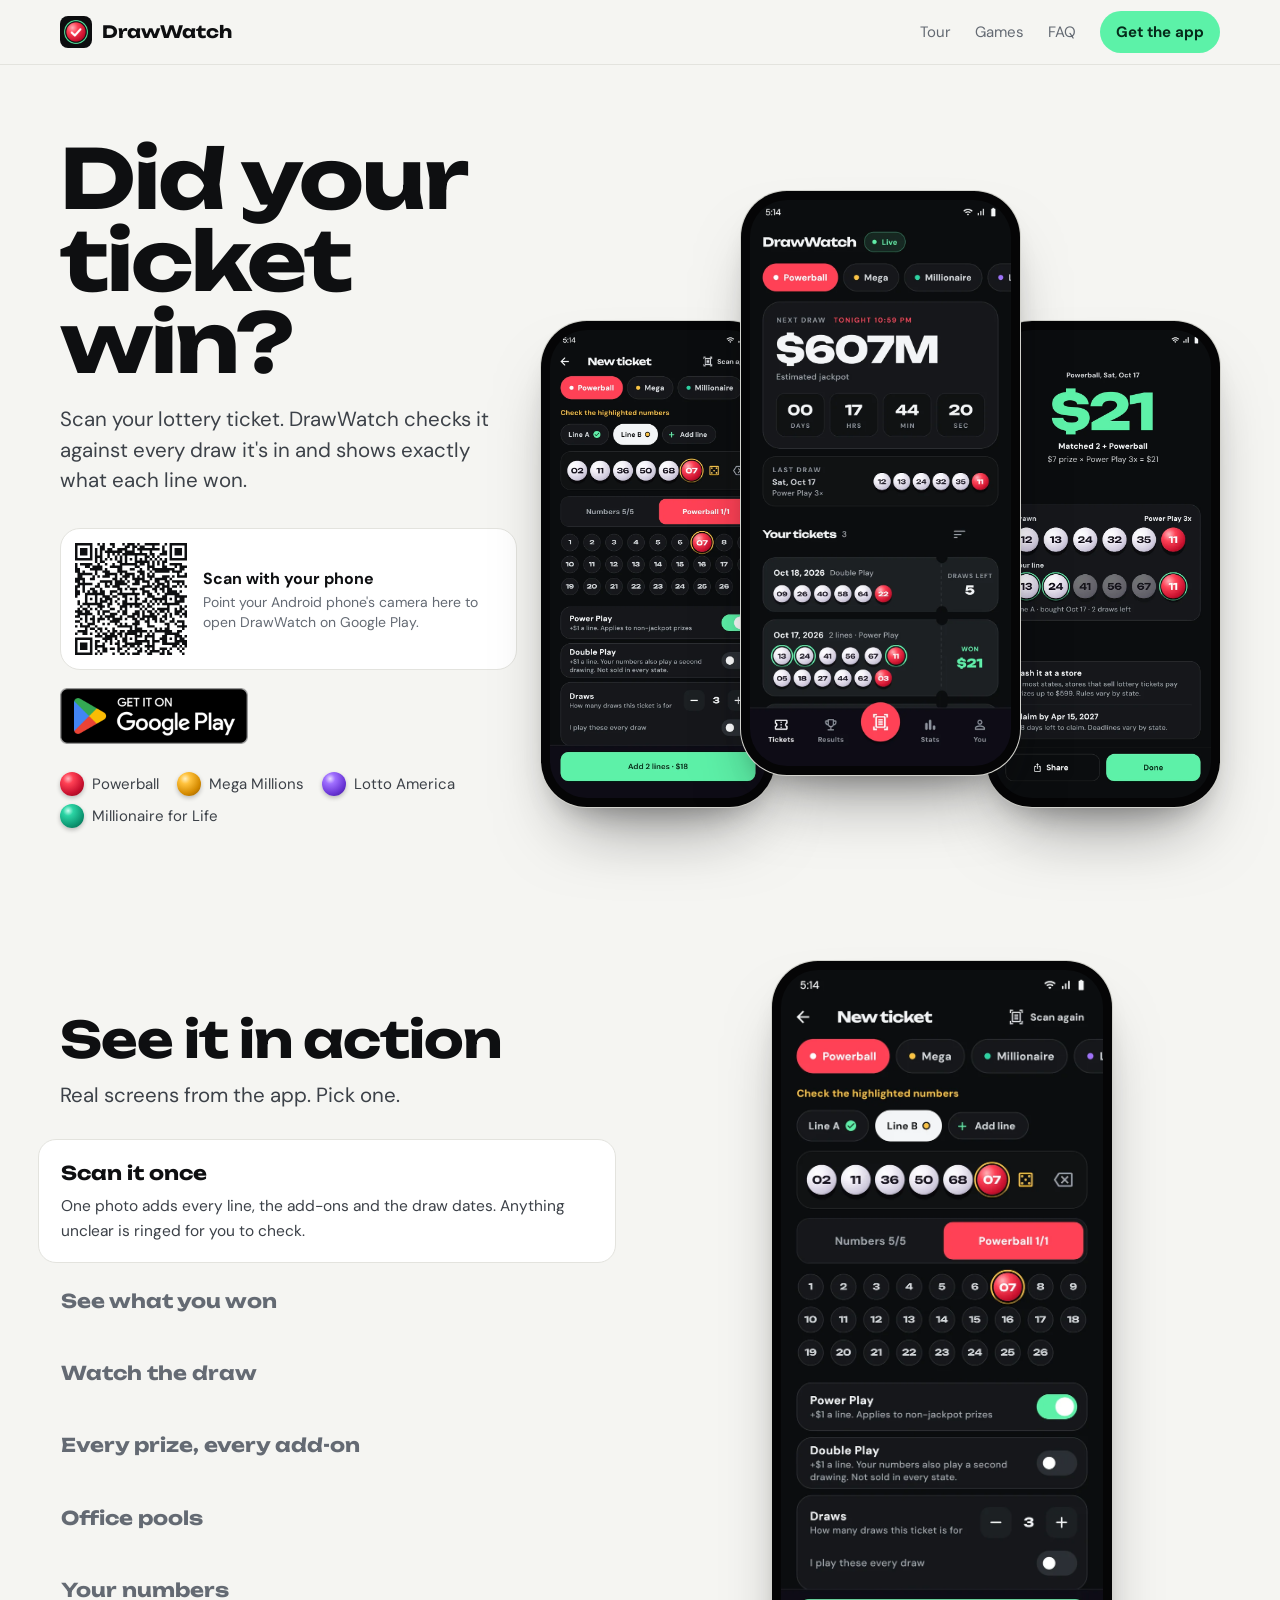
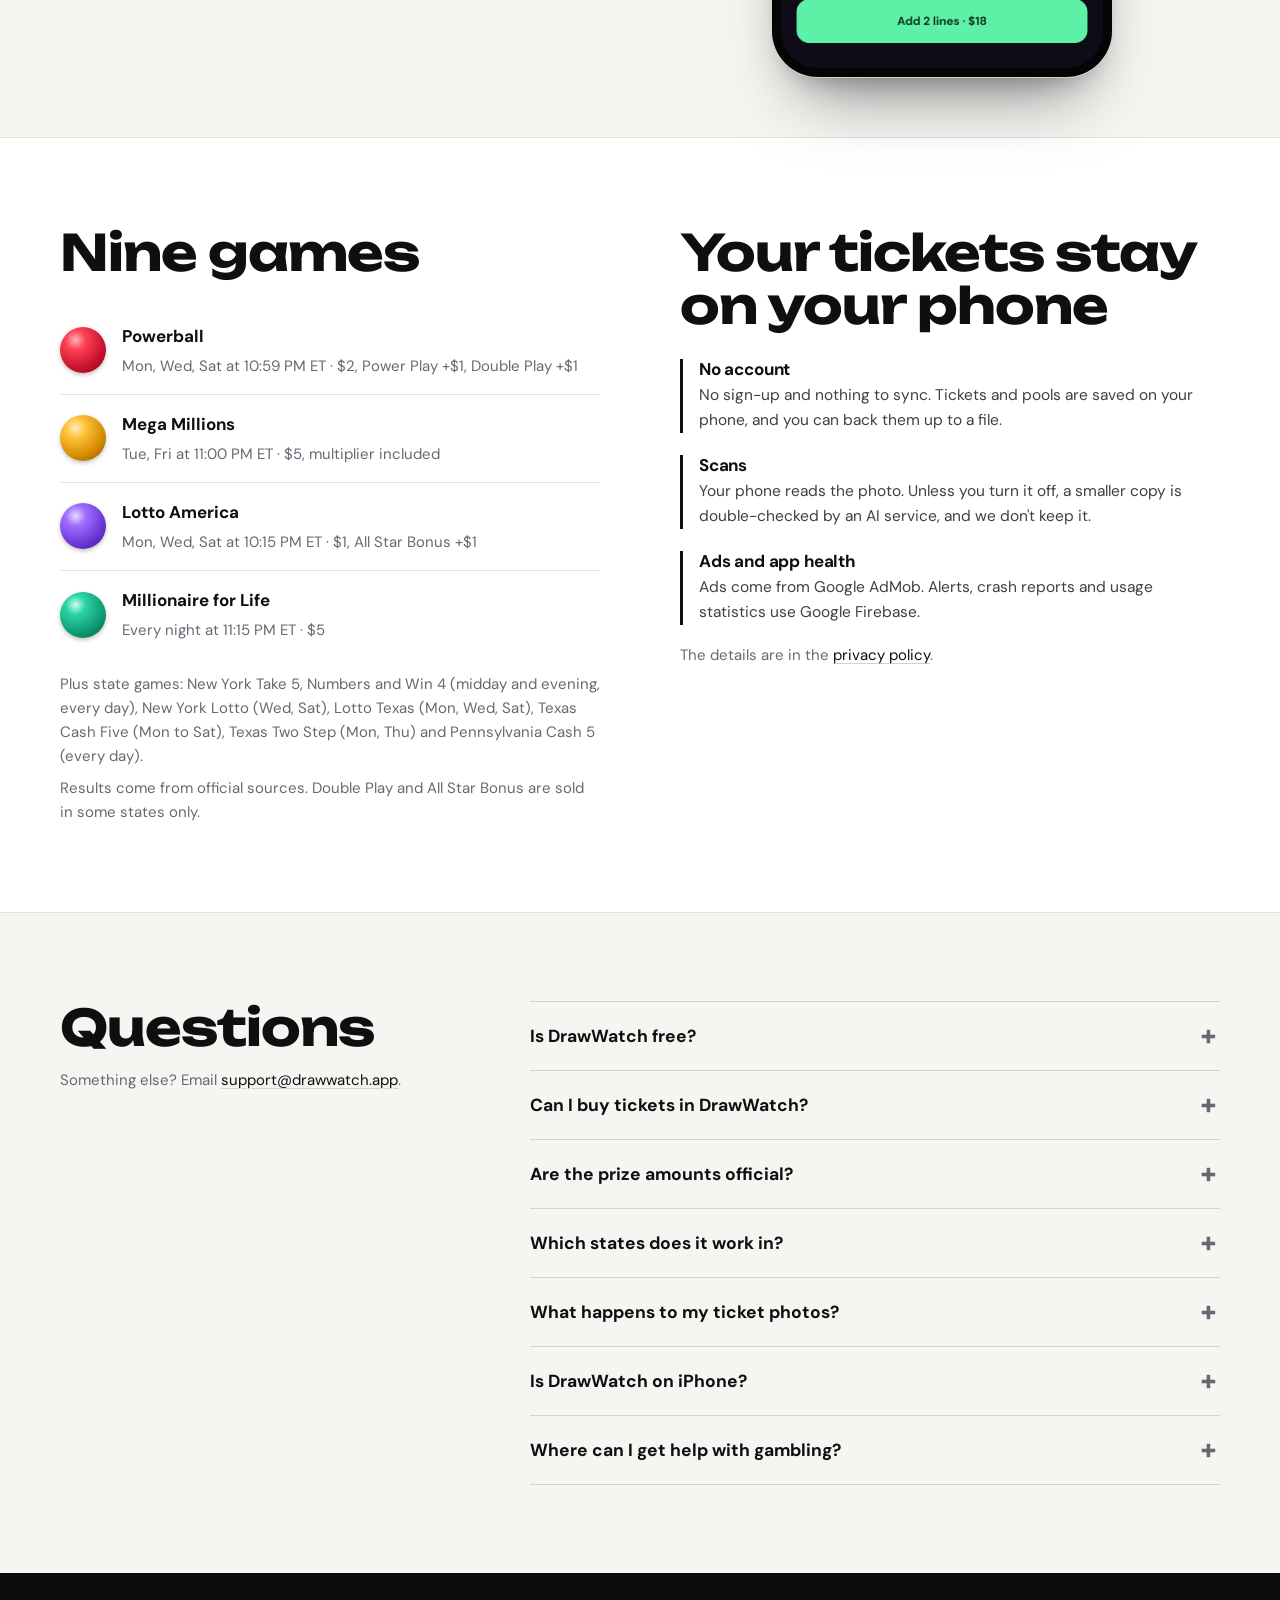
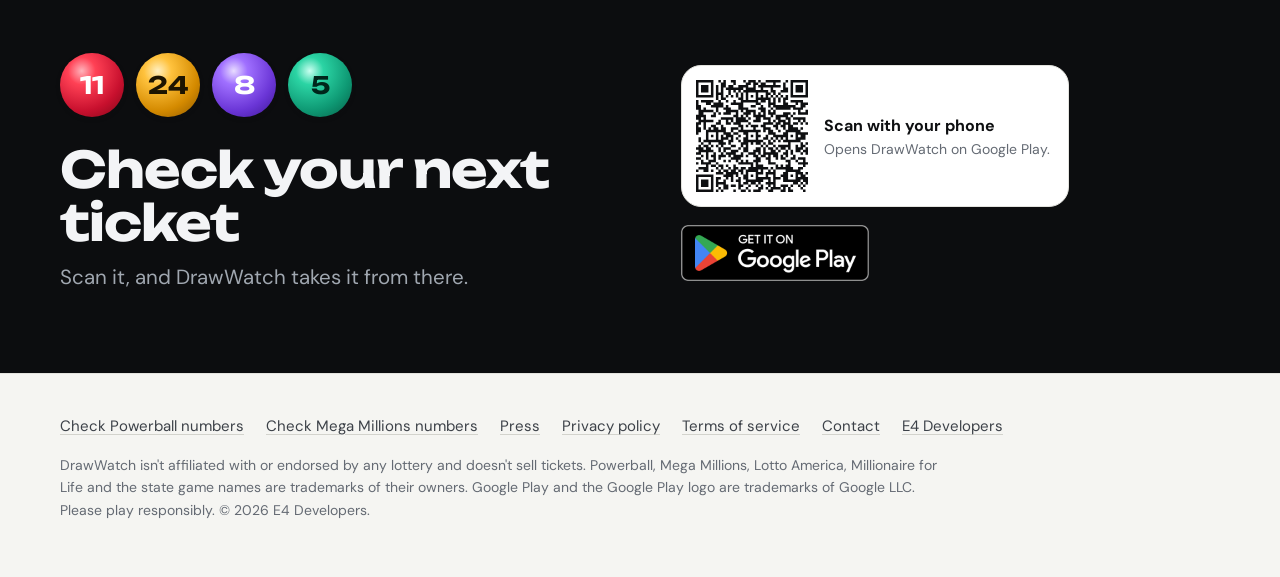
<file: get.html>
<!DOCTYPE html>
<html lang="en">
<head>
<meta charset="UTF-8">
<meta name="viewport" content="width=device-width, initial-scale=1.0">
<script>
/* One download link for posts, shares and QR codes: /get?c=CODE.
   Android goes to Google Play with CODE as the install source, iPhone to the
   App Store (to the landing page until the iPhone app is out), desktop to the
   landing page's QR code. CODE is letters, digits, _ and - only. */
(function () {
  var IOS_LIVE = false;   // true the hour the App Store releases DrawWatch
  var m = /[?&]c=([A-Za-z0-9_-]{1,40})/.exec(location.search);
  var c = m ? m[1] : "get";
  var u = navigator.userAgent || "";
  var play = "https://play.google.com/store/apps/details?id=com.numcheck.app&referrer=" +
    encodeURIComponent("utm_source=" + c + "&utm_medium=get");
  var dest;
  if (/Android/i.test(u)) dest = play;
  else if (/iPhone|iPad|iPod/i.test(u) || (navigator.platform === "MacIntel" && navigator.maxTouchPoints > 1)) {
    dest = IOS_LIVE ? "https://apps.apple.com/us/app/id6760988938?ct=" + c : "drawwatch.html?c=" + c;
  } else dest = "drawwatch.html?c=" + c;
  location.replace(dest);
})();
</script>
<title>Get DrawWatch</title>
<meta name="description" content="Scan your lottery ticket. DrawWatch checks every draw it's in and shows what each line won. Free, no account.">
<meta name="robots" content="noindex, follow">
<meta name="theme-color" content="#F5F5F2">
<meta property="og:title" content="DrawWatch: did your ticket win?">
<meta property="og:description" content="Scan your lottery ticket. DrawWatch checks every draw it's in and shows what each line won.">
<meta property="og:url" content="https://drawwatch.app/get">
<meta property="og:type" content="website">
<meta property="og:site_name" content="DrawWatch">
<meta property="og:image" content="https://drawwatch.app/img/drawwatch/og.png">
<meta property="og:image:width" content="1200">
<meta property="og:image:height" content="630">
<meta name="twitter:card" content="summary_large_image">
<meta name="twitter:image" content="https://drawwatch.app/img/drawwatch/og.png">
<link rel="icon" type="image/png" href="img/drawwatch/icon-192.png">
<link rel="stylesheet" href="drawwatch.css">
</head>
<body>
<main style="max-width: 28rem; margin: 0 auto; padding: 48px var(--gutter);">
  <p>Opening DrawWatch&hellip;</p>
  <p><a href="https://play.google.com/store/apps/details?id=com.numcheck.app&amp;referrer=utm_source%3Dget%26utm_medium%3Dget" rel="noopener">Get it on Google Play</a></p>
  <p><a href="drawwatch.html">About DrawWatch</a></p>
</main>
</body>
</html>
</file>
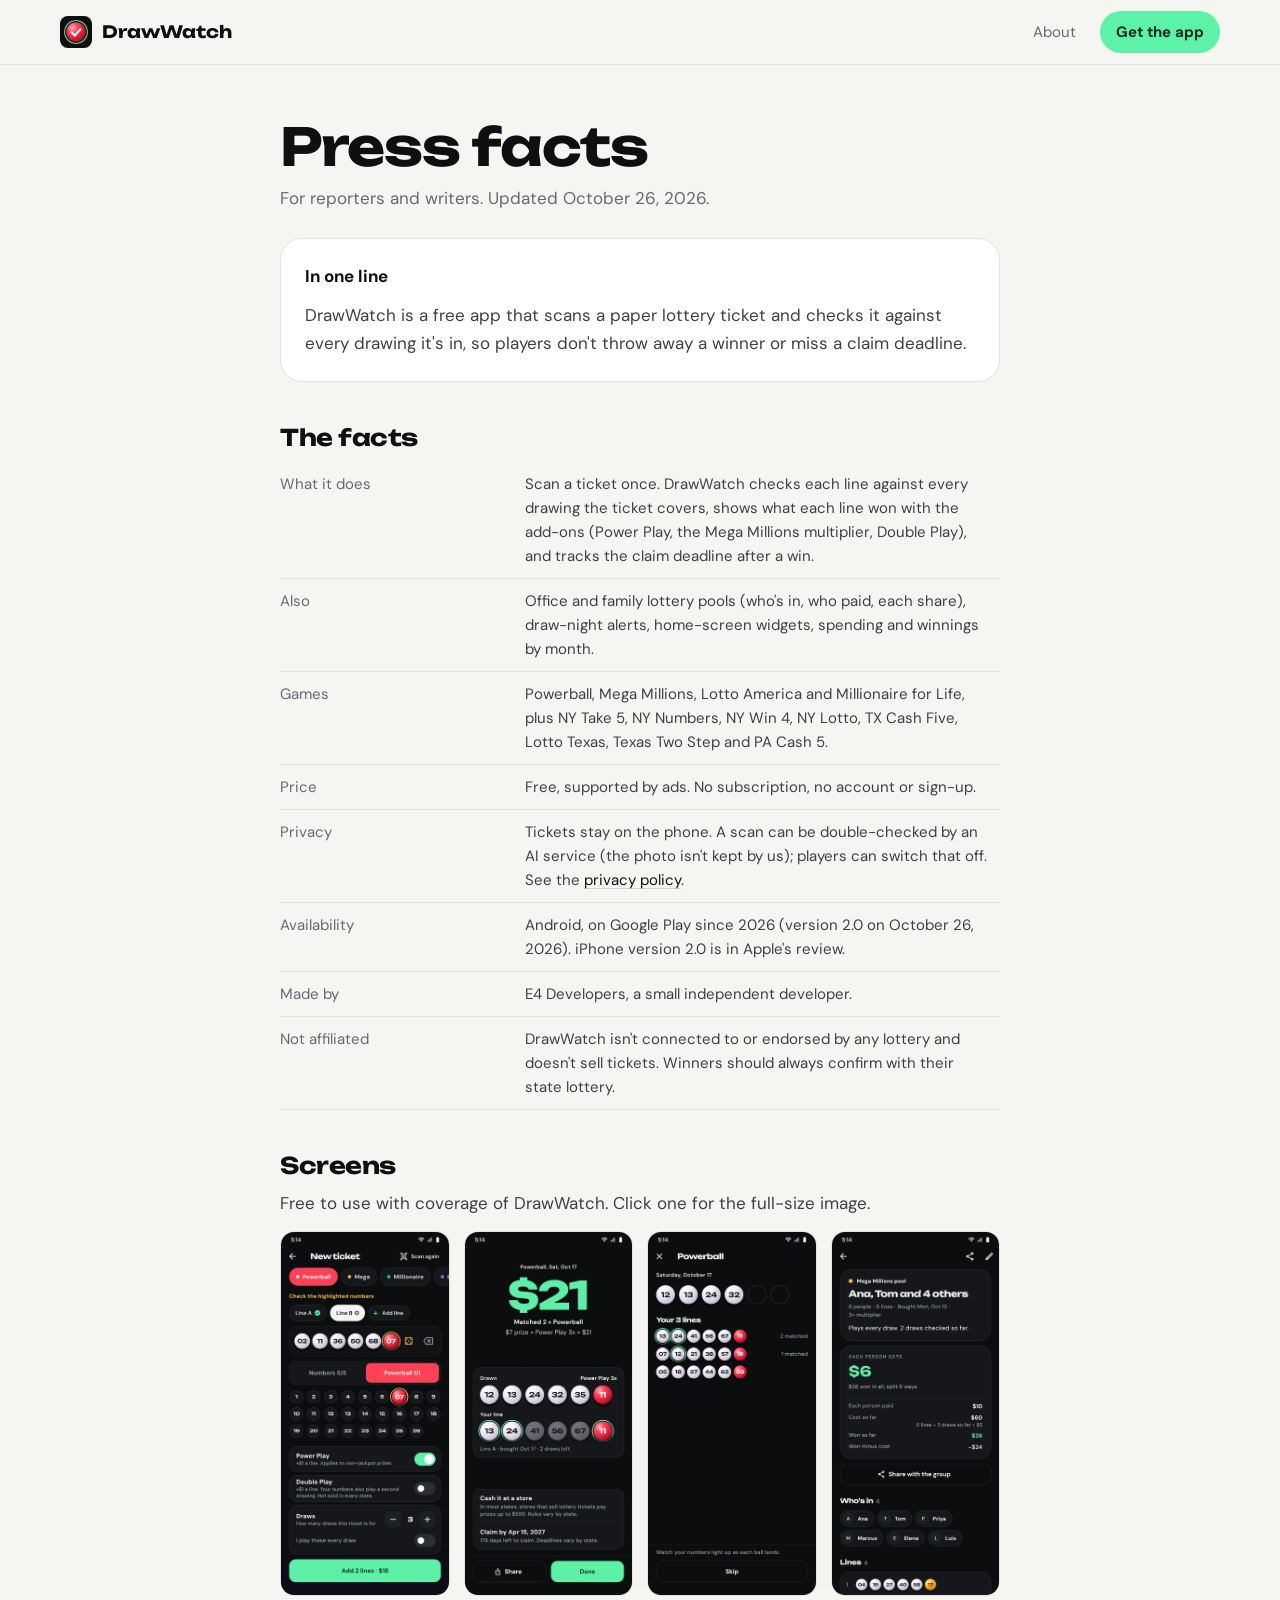
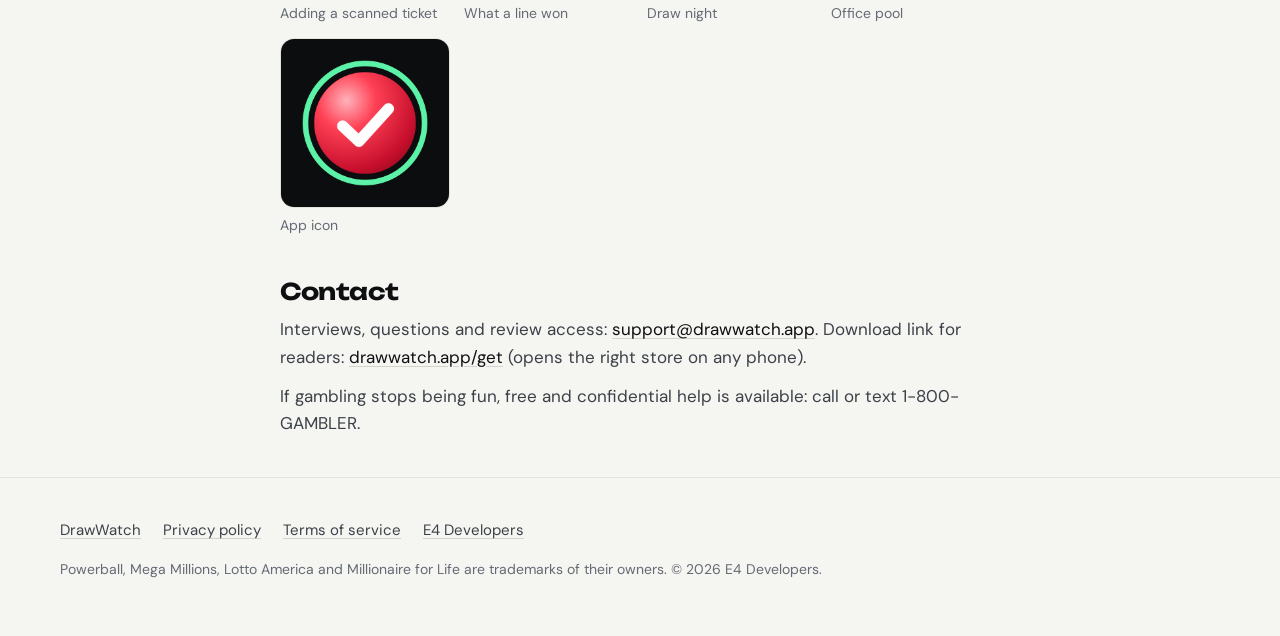
<file: press.html>
<!DOCTYPE html>
<html lang="en">
<head>
<meta charset="UTF-8">
<meta name="viewport" content="width=device-width, initial-scale=1.0">
<title>DrawWatch press facts</title>
<meta name="description" content="Facts, screens and contact for writing about DrawWatch, the free lottery ticket scanner and checker.">
<meta name="robots" content="index, follow">
<meta name="theme-color" content="#F5F5F2">
<link rel="canonical" href="https://drawwatch.app/press">
<link rel="icon" type="image/png" href="img/drawwatch/icon-192.png">
<link rel="preconnect" href="https://fonts.googleapis.com">
<link rel="preconnect" href="https://fonts.gstatic.com" crossorigin>
<link rel="stylesheet" href="https://fonts.googleapis.com/css2?family=DM+Sans:wght@400;500;700&family=Unbounded:wght@700&display=swap">
<link rel="stylesheet" href="drawwatch.css">
<style>
  .shots { display: grid; grid-template-columns: repeat(auto-fill, minmax(150px, 1fr)); gap: 14px; margin-top: 14px; }
  .shots a { display: block; text-decoration: none; color: var(--muted); font-size: 14px; }
  .shots img { border-radius: 14px; border: 1px solid var(--line); margin-bottom: 6px; }
  .facts-table td:first-child { color: var(--muted); width: 34%; }
</style>
</head>
<body>

<header class="top">
  <div class="wrap">
    <a class="top-brand" href="drawwatch.html"><img src="img/drawwatch/icon-192.png" alt="" width="32" height="32">DrawWatch</a>
    <nav aria-label="Site">
      <a class="hide-sm" href="drawwatch.html">About</a>
      <a class="get" href="get?c=press_header">Get the app</a>
    </nav>
  </div>
</header>

<main class="legal">
  <div class="wrap narrow">
    <h1>Press facts</h1>
    <p class="updated">For reporters and writers. Updated October 26, 2026.</p>

    <div class="box summary">
      <p><strong style="color:var(--text)">In one line</strong></p>
      <p>DrawWatch is a free app that scans a paper lottery ticket and checks it against every drawing it's in, so players don't throw away a winner or miss a claim deadline.</p>
    </div>

    <h2>The facts</h2>
    <table class="facts-table">
      <tr><td>What it does</td><td>Scan a ticket once. DrawWatch checks each line against every drawing the ticket covers, shows what each line won with the add-ons (Power Play, the Mega Millions multiplier, Double Play), and tracks the claim deadline after a win.</td></tr>
      <tr><td>Also</td><td>Office and family lottery pools (who's in, who paid, each share), draw-night alerts, home-screen widgets, spending and winnings by month.</td></tr>
      <tr><td>Games</td><td>Powerball, Mega Millions, Lotto America and Millionaire for Life, plus NY Take 5, NY Numbers, NY Win 4, NY Lotto, TX Cash Five, Lotto Texas, Texas Two Step and PA Cash 5.</td></tr>
      <tr><td>Price</td><td>Free, supported by ads. No subscription, no account or sign-up.</td></tr>
      <tr><td>Privacy</td><td>Tickets stay on the phone. A scan can be double-checked by an AI service (the photo isn't kept by us); players can switch that off. See the <a href="privacy-policy.html">privacy policy</a>.</td></tr>
      <tr><td>Availability</td><td>Android, on Google Play since 2026 (version 2.0 on October 26, 2026). iPhone version 2.0 is in Apple's review.</td></tr>
      <tr><td>Made by</td><td>E4 Developers, a small independent developer.</td></tr>
      <tr><td>Not affiliated</td><td>DrawWatch isn't connected to or endorsed by any lottery and doesn't sell tickets. Winners should always confirm with their state lottery.</td></tr>
    </table>

    <h2>Screens</h2>
    <p>Free to use with coverage of DrawWatch. Click one for the full-size image.</p>
    <div class="shots">
      <a href="img/drawwatch/phone-scan.webp"><img src="img/drawwatch/phone-scan.webp" alt="A ticket after a scan, its numbers filled in" width="720" height="1559" loading="lazy">Adding a scanned ticket</a>
      <a href="img/drawwatch/phone-win.webp"><img src="img/drawwatch/phone-win.webp" alt="A winning line and what it pays" width="720" height="1559" loading="lazy">What a line won</a>
      <a href="img/drawwatch/phone-reveal.webp"><img src="img/drawwatch/phone-reveal.webp" alt="Draw night: the balls land one at a time" width="720" height="1559" loading="lazy">Draw night</a>
      <a href="img/drawwatch/phone-pool.webp"><img src="img/drawwatch/phone-pool.webp" alt="An office pool: who's in and who paid" width="720" height="1559" loading="lazy">Office pool</a>
      <a href="img/drawwatch/icon-512.png"><img src="img/drawwatch/icon-512.png" alt="The DrawWatch app icon" width="512" height="512" loading="lazy">App icon</a>
    </div>

    <h2>Contact</h2>
    <p>Interviews, questions and review access: <a href="mailto:support@drawwatch.app?subject=DrawWatch%20press">support@drawwatch.app</a>. Download link for readers: <a href="get?c=press">drawwatch.app/get</a> (opens the right store on any phone).</p>
    <p>If gambling stops being fun, free and confidential help is available: call or text 1-800-GAMBLER.</p>
  </div>
</main>

<footer>
  <div class="wrap">
    <nav aria-label="Footer">
      <a href="drawwatch.html">DrawWatch</a>
      <a href="privacy-policy.html">Privacy policy</a>
      <a href="terms-of-service.html">Terms of service</a>
      <a href="index.html">E4 Developers</a>
    </nav>
    <p class="fine">Powerball, Mega Millions, Lotto America and Millionaire for Life are trademarks of their owners. © 2026 E4 Developers.</p>
  </div>
</footer>

</body>
</html>
</file>
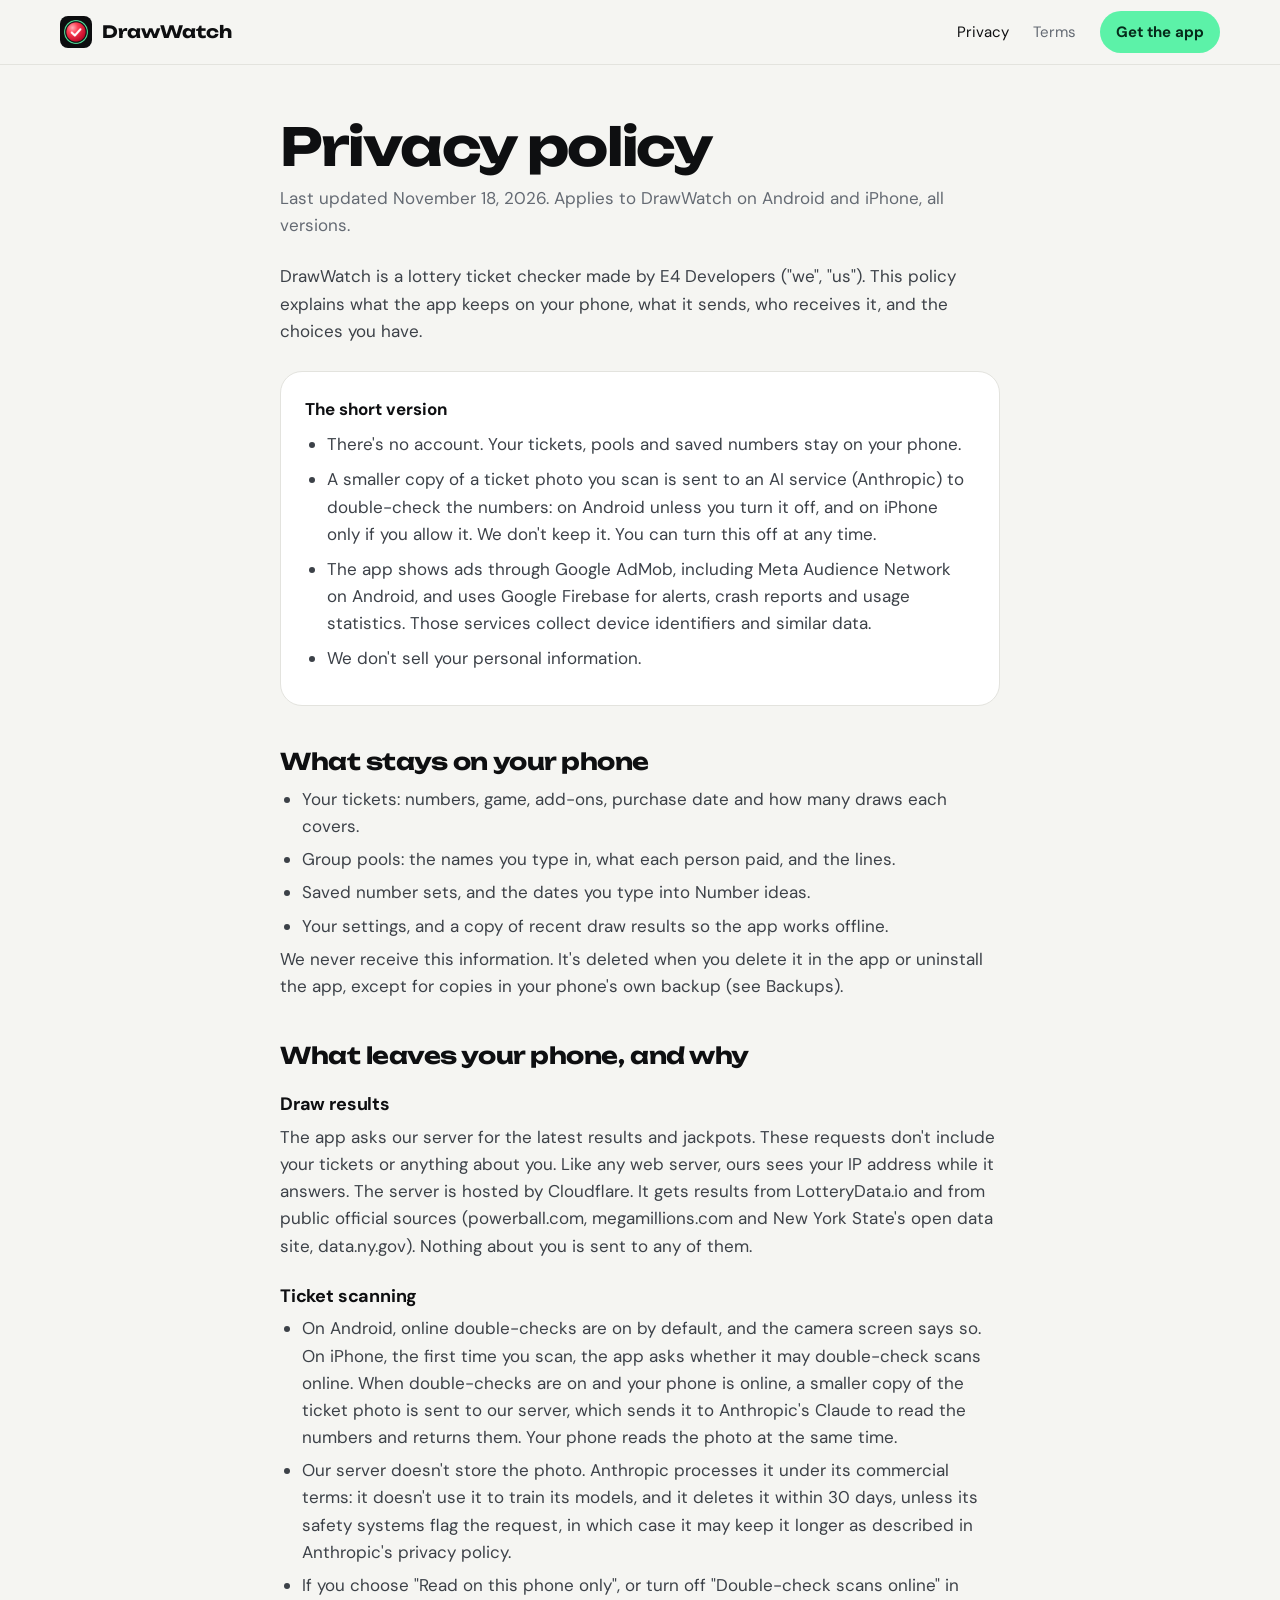
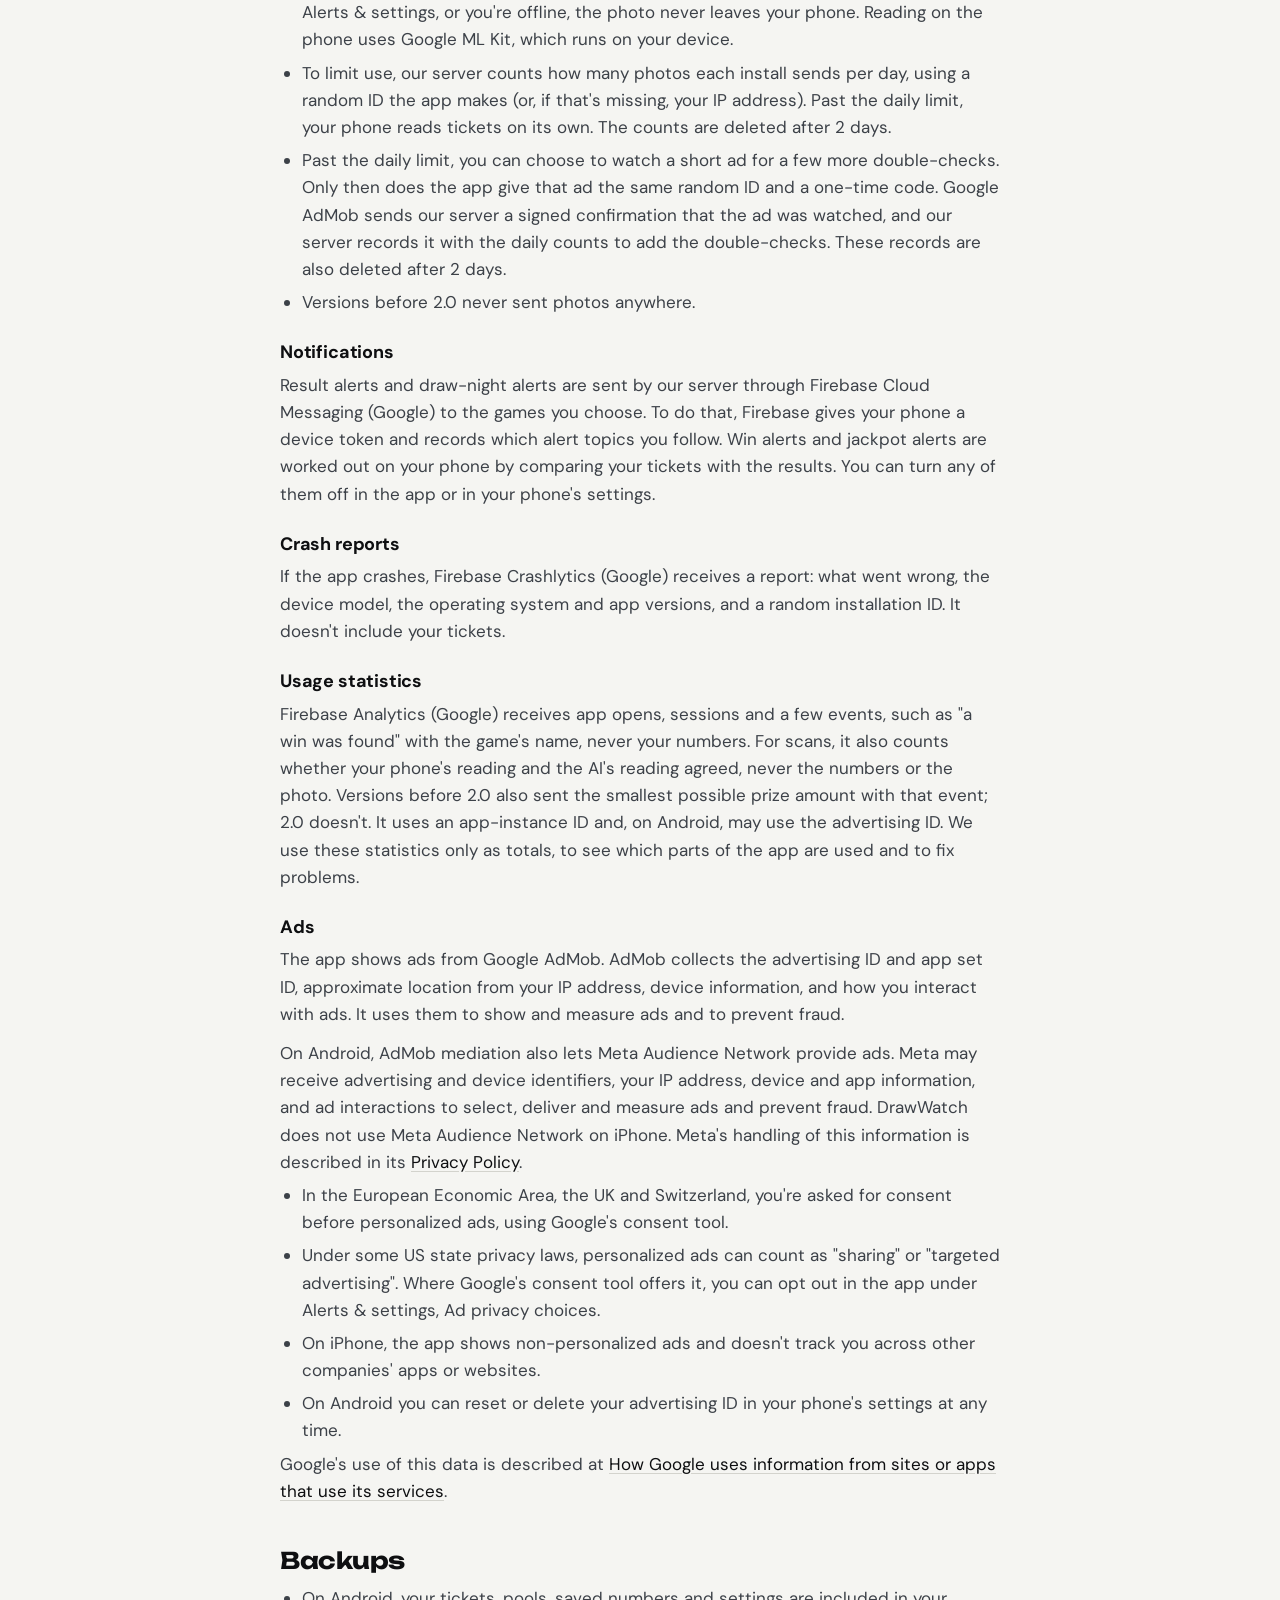
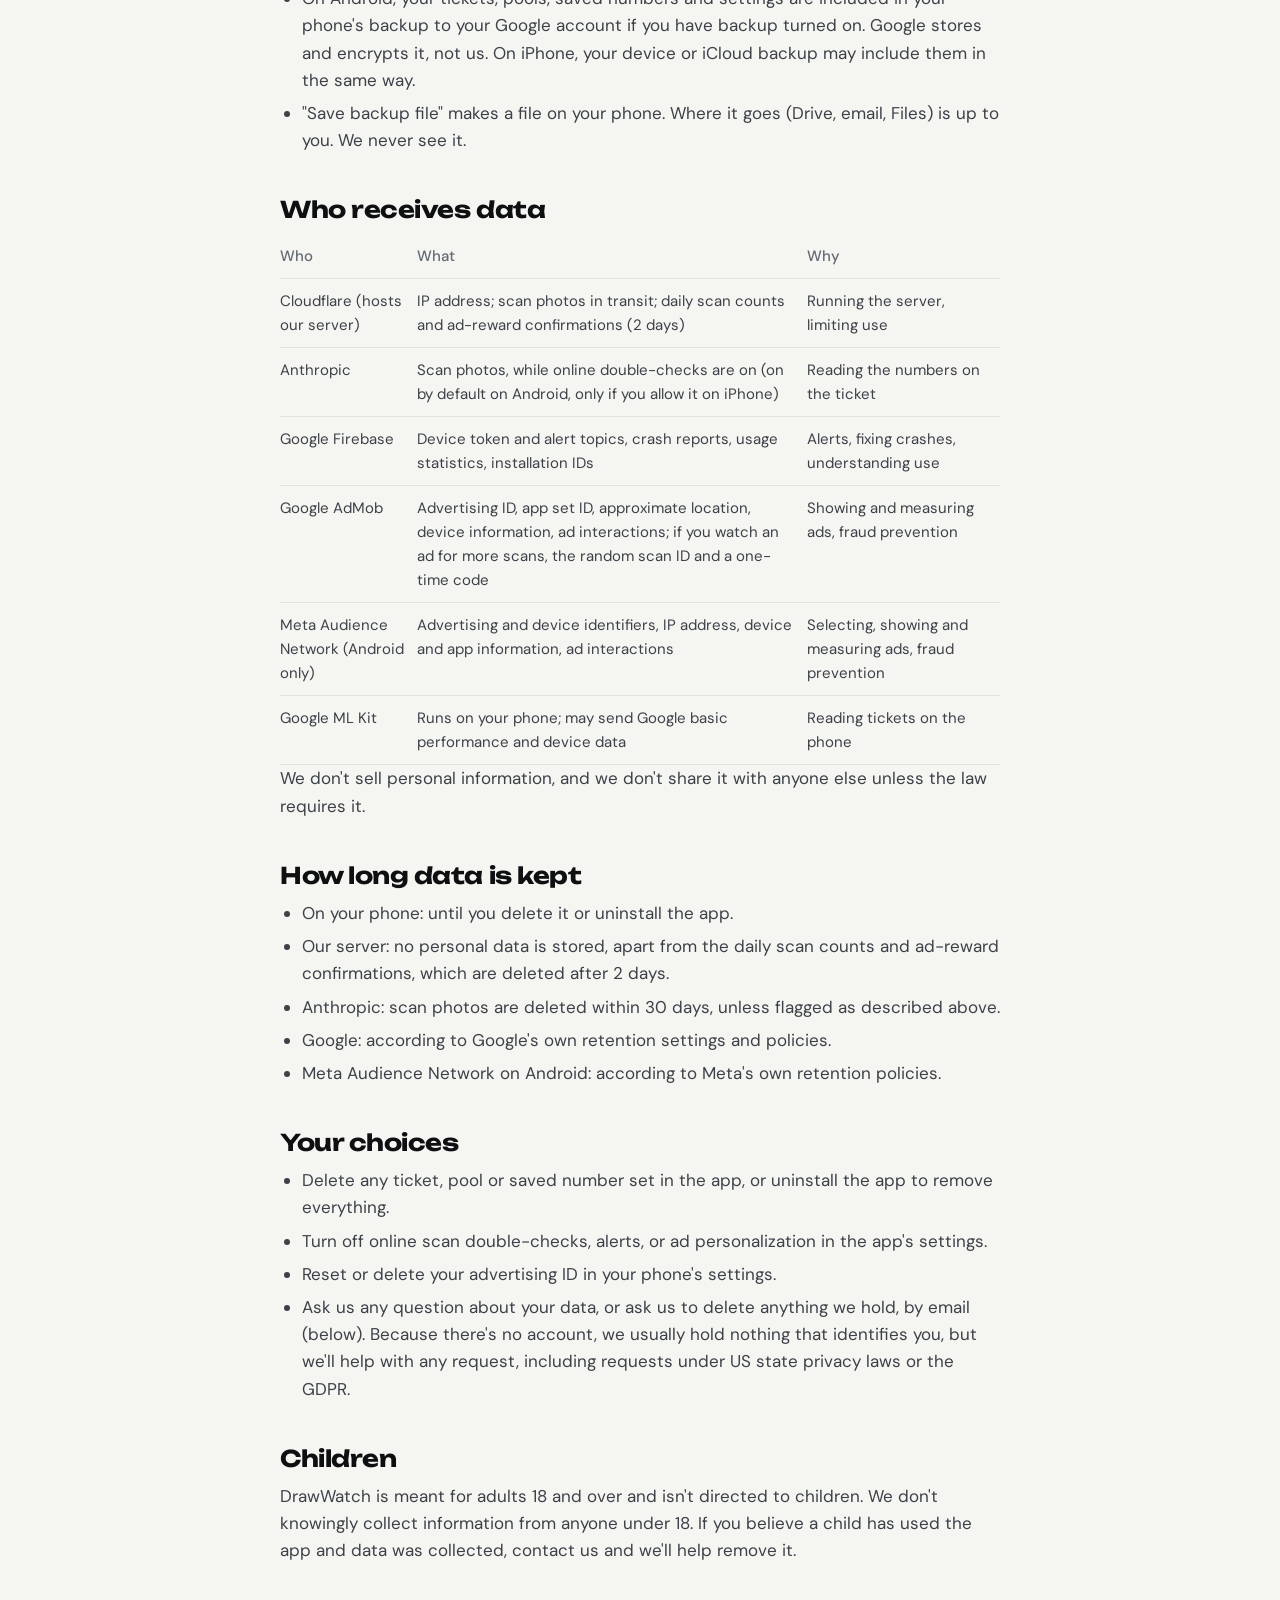
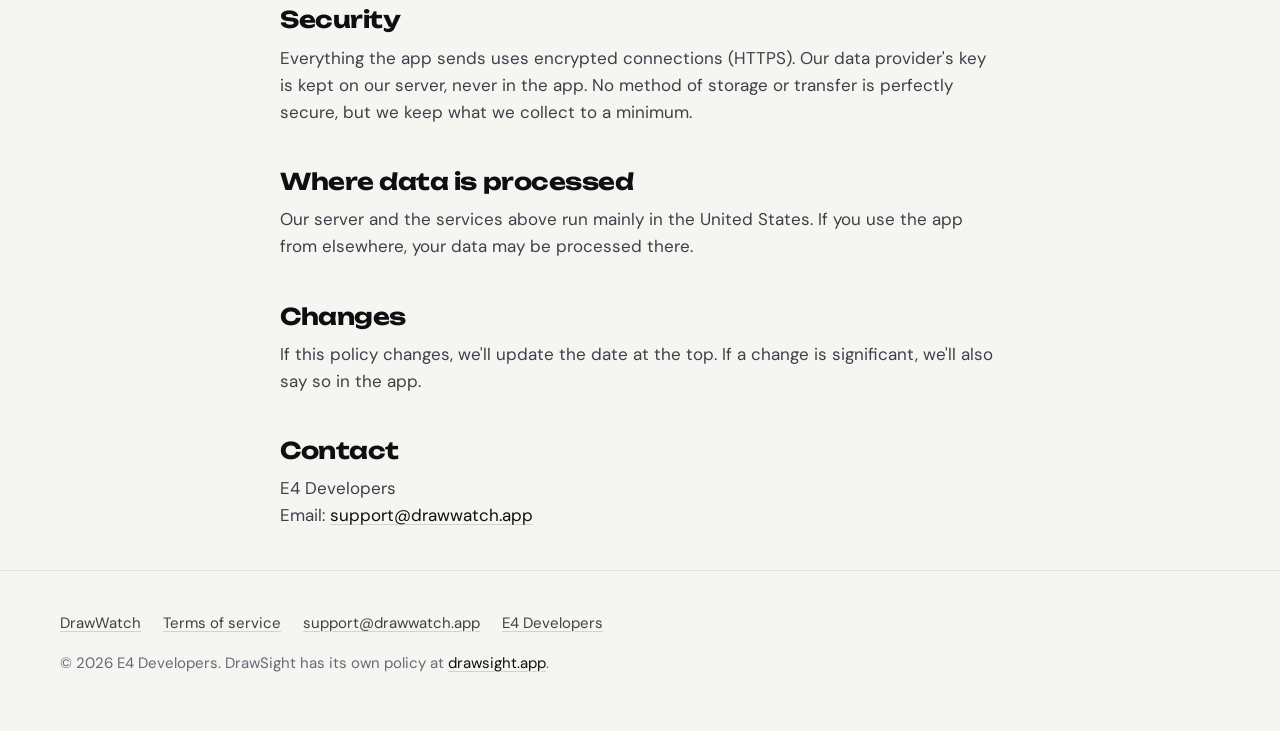
<file: privacy-policy.html>
<!DOCTYPE html>
<html lang="en">
<head>
<meta charset="UTF-8">
<meta name="viewport" content="width=device-width, initial-scale=1.0">
<title>DrawWatch privacy policy</title>
<meta name="description" content="What DrawWatch keeps on your phone, what it sends, who receives it, and the choices you have.">
<meta name="robots" content="index, follow">
<meta name="theme-color" content="#F5F5F2">
<link rel="canonical" href="https://drawwatch.app/privacy-policy.html">
<link rel="icon" type="image/png" href="img/drawwatch/icon-192.png">
<link rel="preconnect" href="https://fonts.googleapis.com">
<link rel="preconnect" href="https://fonts.gstatic.com" crossorigin>
<link rel="stylesheet" href="https://fonts.googleapis.com/css2?family=DM+Sans:wght@400;500;700&family=Unbounded:wght@700&display=swap">
<link rel="stylesheet" href="drawwatch.css">
</head>
<body>

<header class="top">
  <div class="wrap">
    <a class="top-brand" href="drawwatch.html"><img src="img/drawwatch/icon-192.png" alt="" width="32" height="32">DrawWatch</a>
    <nav aria-label="Site">
      <a class="hide-sm" href="privacy-policy.html" aria-current="page">Privacy</a>
      <a class="hide-sm" href="terms-of-service.html">Terms</a>
      <a class="get" href="https://play.google.com/store/apps/details?id=com.numcheck.app" rel="noopener">Get the app</a>
    </nav>
  </div>
</header>

<main class="legal">
  <div class="wrap narrow">
    <h1>Privacy policy</h1>
    <p class="updated">Last updated November 18, 2026. Applies to DrawWatch on Android and iPhone, all versions.</p>

    <p style="margin-top:24px">DrawWatch is a lottery ticket checker made by E4 Developers ("we", "us"). This policy explains what the app keeps on your phone, what it sends, who receives it, and the choices you have.</p>

    <div class="box summary">
      <p><strong style="color:var(--text)">The short version</strong></p>
      <ul>
        <li>There's no account. Your tickets, pools and saved numbers stay on your phone.</li>
        <li>A smaller copy of a ticket photo you scan is sent to an AI service (Anthropic) to double-check the numbers: on Android unless you turn it off, and on iPhone only if you allow it. We don't keep it. You can turn this off at any time.</li>
        <li>The app shows ads through Google AdMob, including Meta Audience Network on Android, and uses Google Firebase for alerts, crash reports and usage statistics. Those services collect device identifiers and similar data.</li>
        <li>We don't sell your personal information.</li>
      </ul>
    </div>

    <h2>What stays on your phone</h2>
    <ul>
      <li>Your tickets: numbers, game, add-ons, purchase date and how many draws each covers.</li>
      <li>Group pools: the names you type in, what each person paid, and the lines.</li>
      <li>Saved number sets, and the dates you type into Number ideas.</li>
      <li>Your settings, and a copy of recent draw results so the app works offline.</li>
    </ul>
    <p>We never receive this information. It's deleted when you delete it in the app or uninstall the app, except for copies in your phone's own backup (see Backups).</p>

    <h2>What leaves your phone, and why</h2>

    <h3>Draw results</h3>
    <p>The app asks our server for the latest results and jackpots. These requests don't include your tickets or anything about you. Like any web server, ours sees your IP address while it answers. The server is hosted by Cloudflare. It gets results from LotteryData.io and from public official sources (powerball.com, megamillions.com and New York State's open data site, data.ny.gov). Nothing about you is sent to any of them.</p>

    <h3>Ticket scanning</h3>
    <ul>
      <li>On Android, online double-checks are on by default, and the camera screen says so. On iPhone, the first time you scan, the app asks whether it may double-check scans online. When double-checks are on and your phone is online, a smaller copy of the ticket photo is sent to our server, which sends it to Anthropic's Claude to read the numbers and returns them. Your phone reads the photo at the same time.</li>
      <li>Our server doesn't store the photo. Anthropic processes it under its commercial terms: it doesn't use it to train its models, and it deletes it within 30 days, unless its safety systems flag the request, in which case it may keep it longer as described in Anthropic's privacy policy.</li>
      <li>If you choose "Read on this phone only", or turn off "Double-check scans online" in Alerts &amp; settings, or you're offline, the photo never leaves your phone. Reading on the phone uses Google ML Kit, which runs on your device.</li>
      <li>To limit use, our server counts how many photos each install sends per day, using a random ID the app makes (or, if that's missing, your IP address). Past the daily limit, your phone reads tickets on its own. The counts are deleted after 2 days.</li>
      <li>Past the daily limit, you can choose to watch a short ad for a few more double-checks. Only then does the app give that ad the same random ID and a one-time code. Google AdMob sends our server a signed confirmation that the ad was watched, and our server records it with the daily counts to add the double-checks. These records are also deleted after 2 days.</li>
      <li>Versions before 2.0 never sent photos anywhere.</li>
    </ul>

    <h3>Notifications</h3>
    <p>Result alerts and draw-night alerts are sent by our server through Firebase Cloud Messaging (Google) to the games you choose. To do that, Firebase gives your phone a device token and records which alert topics you follow. Win alerts and jackpot alerts are worked out on your phone by comparing your tickets with the results. You can turn any of them off in the app or in your phone's settings.</p>

    <h3>Crash reports</h3>
    <p>If the app crashes, Firebase Crashlytics (Google) receives a report: what went wrong, the device model, the operating system and app versions, and a random installation ID. It doesn't include your tickets.</p>

    <h3>Usage statistics</h3>
    <p>Firebase Analytics (Google) receives app opens, sessions and a few events, such as "a win was found" with the game's name, never your numbers. For scans, it also counts whether your phone's reading and the AI's reading agreed, never the numbers or the photo. Versions before 2.0 also sent the smallest possible prize amount with that event; 2.0 doesn't. It uses an app-instance ID and, on Android, may use the advertising ID. We use these statistics only as totals, to see which parts of the app are used and to fix problems.</p>

    <h3>Ads</h3>
    <p>The app shows ads from Google AdMob. AdMob collects the advertising ID and app set ID, approximate location from your IP address, device information, and how you interact with ads. It uses them to show and measure ads and to prevent fraud.</p>
    <p>On Android, AdMob mediation also lets Meta Audience Network provide ads. Meta may receive advertising and device identifiers, your IP address, device and app information, and ad interactions to select, deliver and measure ads and prevent fraud. DrawWatch does not use Meta Audience Network on iPhone. Meta's handling of this information is described in its <a href="https://www.facebook.com/privacy/policy/" rel="noopener">Privacy Policy</a>.</p>
    <ul>
      <li>In the European Economic Area, the UK and Switzerland, you're asked for consent before personalized ads, using Google's consent tool.</li>
      <li>Under some US state privacy laws, personalized ads can count as "sharing" or "targeted advertising". Where Google's consent tool offers it, you can opt out in the app under Alerts &amp; settings, Ad privacy choices.</li>
      <li>On iPhone, the app shows non-personalized ads and doesn't track you across other companies' apps or websites.</li>
      <li>On Android you can reset or delete your advertising ID in your phone's settings at any time.</li>
    </ul>
    <p>Google's use of this data is described at <a href="https://policies.google.com/technologies/partner-sites" rel="noopener">How Google uses information from sites or apps that use its services</a>.</p>

    <h2>Backups</h2>
    <ul>
      <li>On Android, your tickets, pools, saved numbers and settings are included in your phone's backup to your Google account if you have backup turned on. Google stores and encrypts it, not us. On iPhone, your device or iCloud backup may include them in the same way.</li>
      <li>"Save backup file" makes a file on your phone. Where it goes (Drive, email, Files) is up to you. We never see it.</li>
    </ul>

    <h2>Who receives data</h2>
    <table>
      <thead><tr><th scope="col">Who</th><th scope="col">What</th><th scope="col">Why</th></tr></thead>
      <tbody>
        <tr><td>Cloudflare (hosts our server)</td><td>IP address; scan photos in transit; daily scan counts and ad-reward confirmations (2 days)</td><td>Running the server, limiting use</td></tr>
        <tr><td>Anthropic</td><td>Scan photos, while online double-checks are on (on by default on Android, only if you allow it on iPhone)</td><td>Reading the numbers on the ticket</td></tr>
        <tr><td>Google Firebase</td><td>Device token and alert topics, crash reports, usage statistics, installation IDs</td><td>Alerts, fixing crashes, understanding use</td></tr>
        <tr><td>Google AdMob</td><td>Advertising ID, app set ID, approximate location, device information, ad interactions; if you watch an ad for more scans, the random scan ID and a one-time code</td><td>Showing and measuring ads, fraud prevention</td></tr>
        <tr><td>Meta Audience Network (Android only)</td><td>Advertising and device identifiers, IP address, device and app information, ad interactions</td><td>Selecting, showing and measuring ads, fraud prevention</td></tr>
        <tr><td>Google ML Kit</td><td>Runs on your phone; may send Google basic performance and device data</td><td>Reading tickets on the phone</td></tr>
      </tbody>
    </table>
    <p>We don't sell personal information, and we don't share it with anyone else unless the law requires it.</p>

    <h2>How long data is kept</h2>
    <ul>
      <li>On your phone: until you delete it or uninstall the app.</li>
      <li>Our server: no personal data is stored, apart from the daily scan counts and ad-reward confirmations, which are deleted after 2 days.</li>
      <li>Anthropic: scan photos are deleted within 30 days, unless flagged as described above.</li>
      <li>Google: according to Google's own retention settings and policies.</li>
      <li>Meta Audience Network on Android: according to Meta's own retention policies.</li>
    </ul>

    <h2>Your choices</h2>
    <ul>
      <li>Delete any ticket, pool or saved number set in the app, or uninstall the app to remove everything.</li>
      <li>Turn off online scan double-checks, alerts, or ad personalization in the app's settings.</li>
      <li>Reset or delete your advertising ID in your phone's settings.</li>
      <li>Ask us any question about your data, or ask us to delete anything we hold, by email (below). Because there's no account, we usually hold nothing that identifies you, but we'll help with any request, including requests under US state privacy laws or the GDPR.</li>
    </ul>

    <h2>Children</h2>
    <p>DrawWatch is meant for adults 18 and over and isn't directed to children. We don't knowingly collect information from anyone under 18. If you believe a child has used the app and data was collected, contact us and we'll help remove it.</p>

    <h2>Security</h2>
    <p>Everything the app sends uses encrypted connections (HTTPS). Our data provider's key is kept on our server, never in the app. No method of storage or transfer is perfectly secure, but we keep what we collect to a minimum.</p>

    <h2>Where data is processed</h2>
    <p>Our server and the services above run mainly in the United States. If you use the app from elsewhere, your data may be processed there.</p>

    <h2>Changes</h2>
    <p>If this policy changes, we'll update the date at the top. If a change is significant, we'll also say so in the app.</p>

    <h2>Contact</h2>
    <p>E4 Developers<br>Email: <a href="mailto:support@drawwatch.app">support@drawwatch.app</a></p>
  </div>
</main>

<footer>
  <div class="wrap">
    <nav aria-label="Footer">
      <a href="drawwatch.html">DrawWatch</a>
      <a href="terms-of-service.html">Terms of service</a>
      <a href="mailto:support@drawwatch.app">support@drawwatch.app</a>
      <a href="index.html">E4 Developers</a>
    </nav>
    <p>© 2026 E4 Developers. DrawSight has its own policy at <a href="https://drawsight.app/" rel="noopener">drawsight.app</a>.</p>
  </div>
</footer>

</body>
</html>
</file>
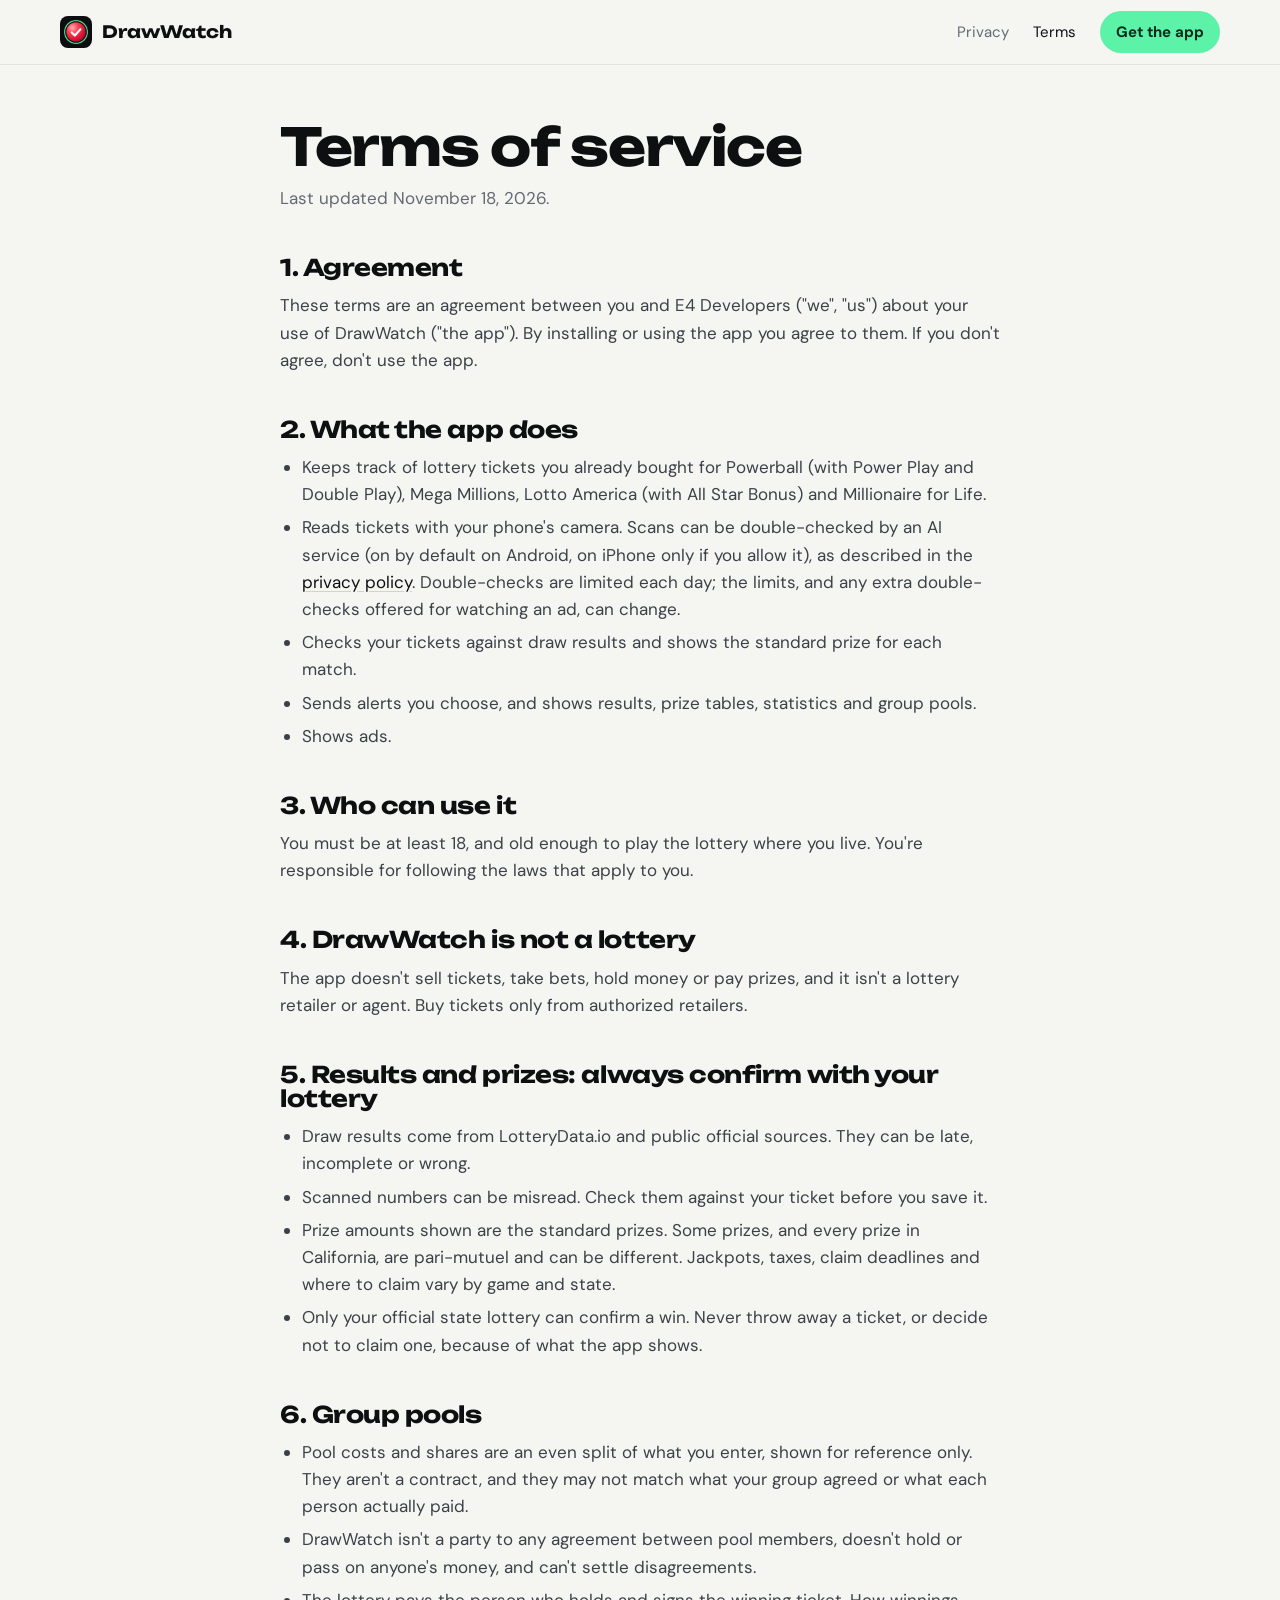
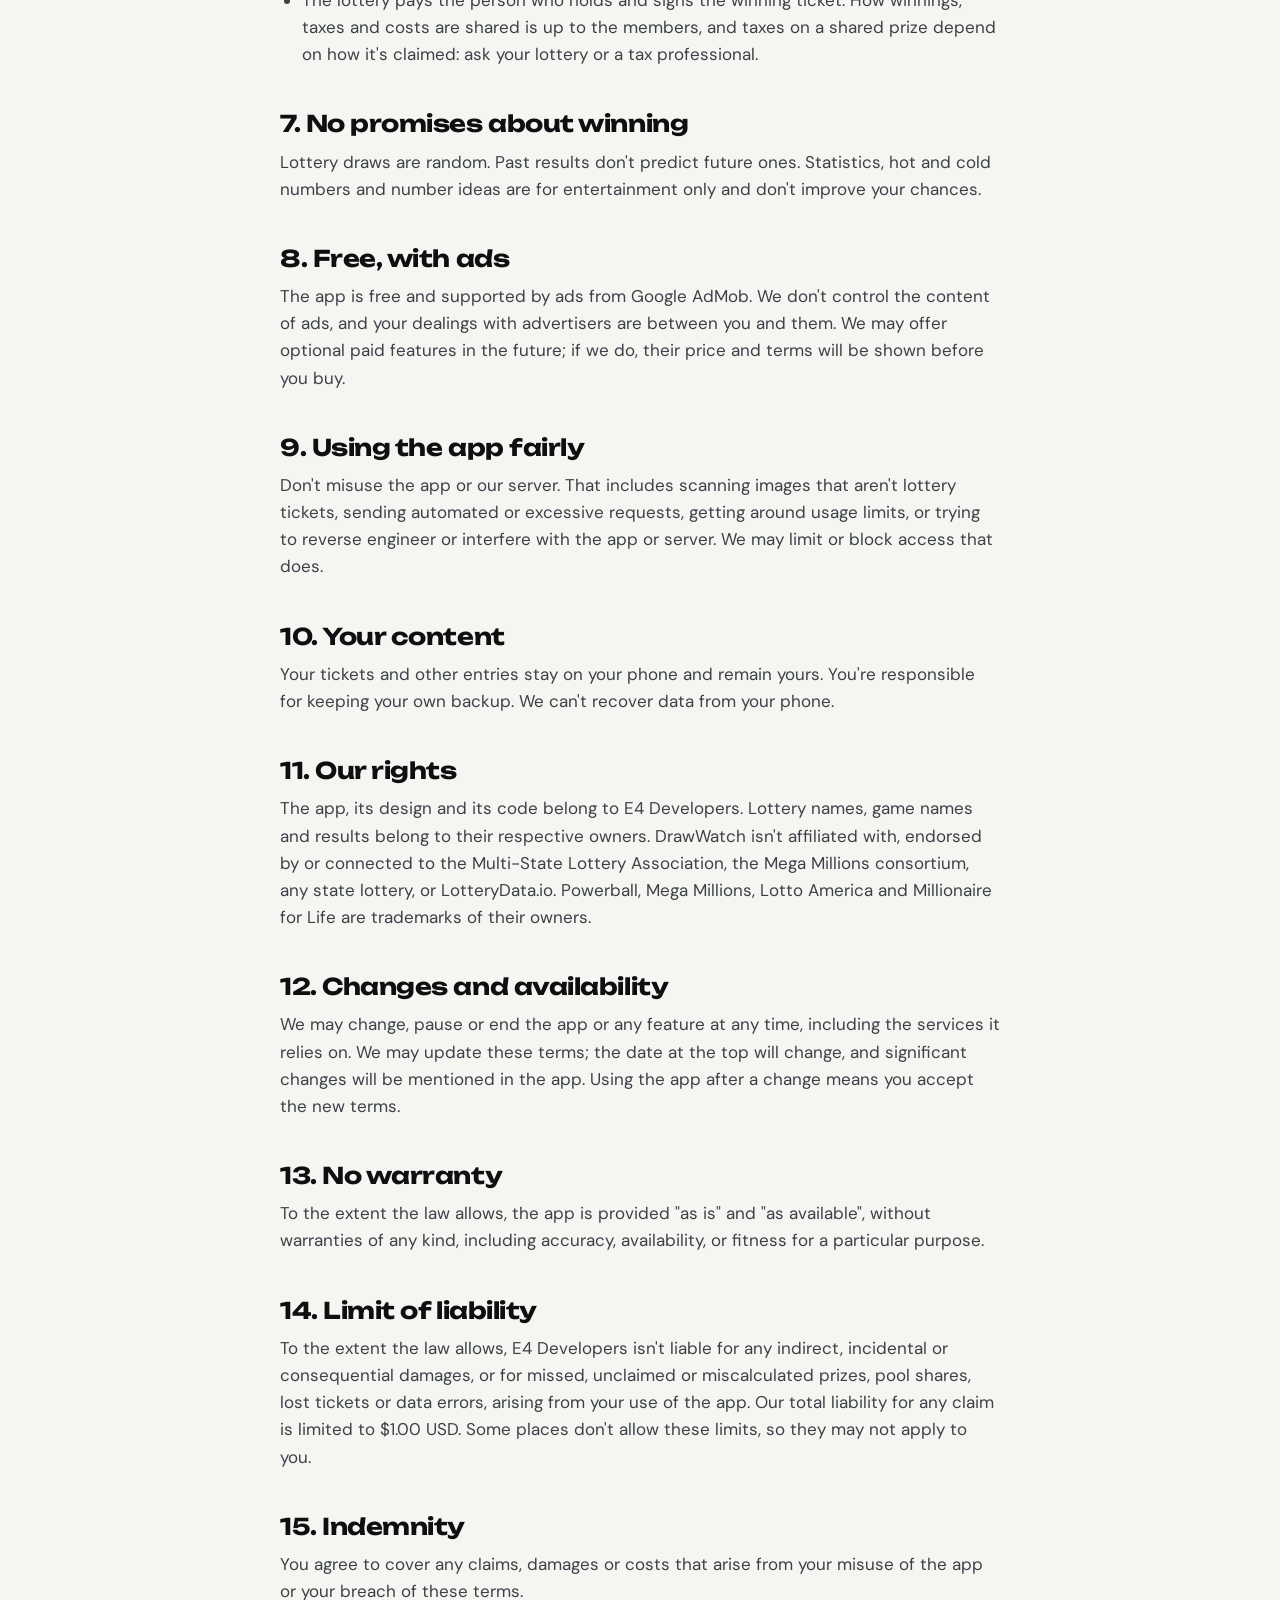
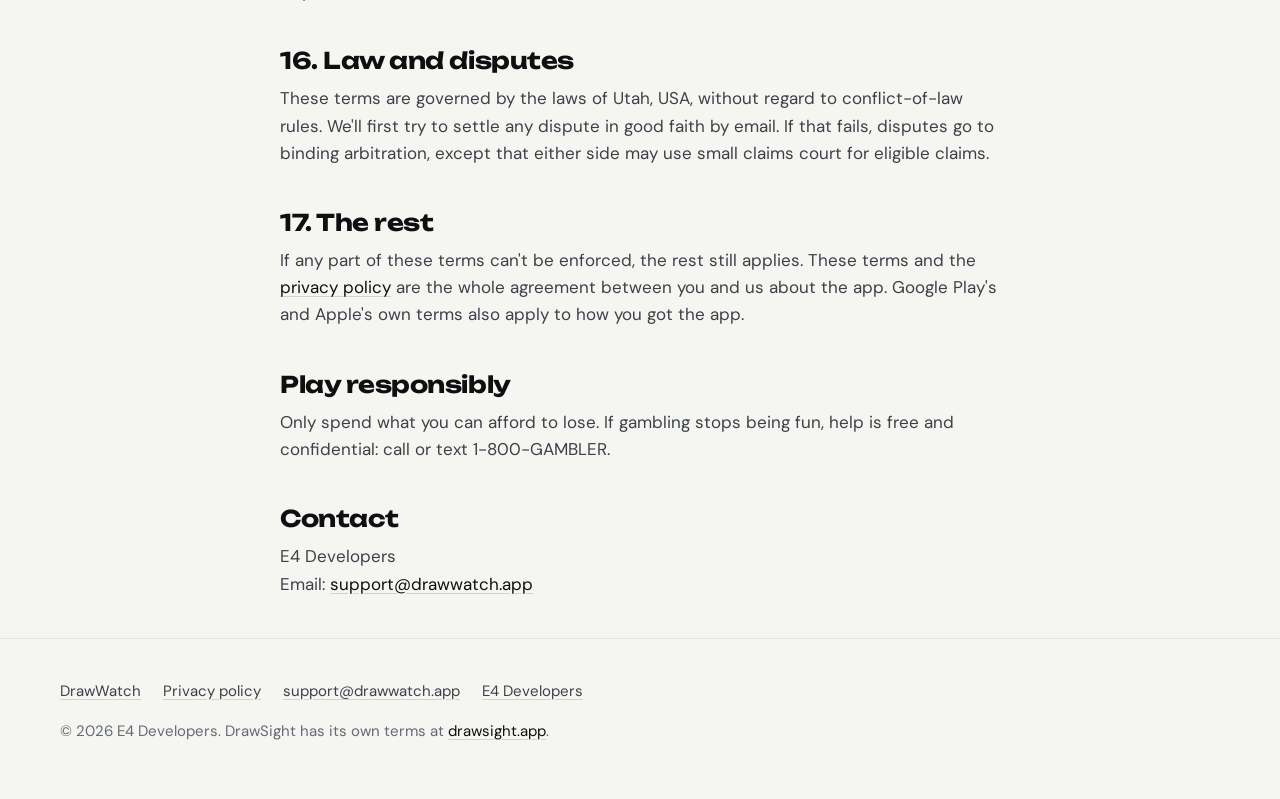
<file: terms-of-service.html>
<!DOCTYPE html>
<html lang="en">
<head>
<meta charset="UTF-8">
<meta name="viewport" content="width=device-width, initial-scale=1.0">
<title>DrawWatch terms of service</title>
<meta name="description" content="The terms for using DrawWatch, a lottery ticket checker by E4 Developers.">
<meta name="robots" content="index, follow">
<meta name="theme-color" content="#F5F5F2">
<link rel="canonical" href="https://drawwatch.app/terms-of-service.html">
<link rel="icon" type="image/png" href="img/drawwatch/icon-192.png">
<link rel="preconnect" href="https://fonts.googleapis.com">
<link rel="preconnect" href="https://fonts.gstatic.com" crossorigin>
<link rel="stylesheet" href="https://fonts.googleapis.com/css2?family=DM+Sans:wght@400;500;700&family=Unbounded:wght@700&display=swap">
<link rel="stylesheet" href="drawwatch.css">
</head>
<body>

<header class="top">
  <div class="wrap">
    <a class="top-brand" href="drawwatch.html"><img src="img/drawwatch/icon-192.png" alt="" width="32" height="32">DrawWatch</a>
    <nav aria-label="Site">
      <a class="hide-sm" href="privacy-policy.html">Privacy</a>
      <a class="hide-sm" href="terms-of-service.html" aria-current="page">Terms</a>
      <a class="get" href="https://play.google.com/store/apps/details?id=com.numcheck.app" rel="noopener">Get the app</a>
    </nav>
  </div>
</header>

<main class="legal">
  <div class="wrap narrow">
    <h1>Terms of service</h1>
    <p class="updated">Last updated November 18, 2026.</p>

    <h2>1. Agreement</h2>
    <p>These terms are an agreement between you and E4 Developers ("we", "us") about your use of DrawWatch ("the app"). By installing or using the app you agree to them. If you don't agree, don't use the app.</p>

    <h2>2. What the app does</h2>
    <ul>
      <li>Keeps track of lottery tickets you already bought for Powerball (with Power Play and Double Play), Mega Millions, Lotto America (with All Star Bonus) and Millionaire for Life.</li>
      <li>Reads tickets with your phone's camera. Scans can be double-checked by an AI service (on by default on Android, on iPhone only if you allow it), as described in the <a href="privacy-policy.html">privacy policy</a>. Double-checks are limited each day; the limits, and any extra double-checks offered for watching an ad, can change.</li>
      <li>Checks your tickets against draw results and shows the standard prize for each match.</li>
      <li>Sends alerts you choose, and shows results, prize tables, statistics and group pools.</li>
      <li>Shows ads.</li>
    </ul>

    <h2>3. Who can use it</h2>
    <p>You must be at least 18, and old enough to play the lottery where you live. You're responsible for following the laws that apply to you.</p>

    <h2>4. DrawWatch is not a lottery</h2>
    <p>The app doesn't sell tickets, take bets, hold money or pay prizes, and it isn't a lottery retailer or agent. Buy tickets only from authorized retailers.</p>

    <h2>5. Results and prizes: always confirm with your lottery</h2>
    <ul>
      <li>Draw results come from LotteryData.io and public official sources. They can be late, incomplete or wrong.</li>
      <li>Scanned numbers can be misread. Check them against your ticket before you save it.</li>
      <li>Prize amounts shown are the standard prizes. Some prizes, and every prize in California, are pari-mutuel and can be different. Jackpots, taxes, claim deadlines and where to claim vary by game and state.</li>
      <li>Only your official state lottery can confirm a win. Never throw away a ticket, or decide not to claim one, because of what the app shows.</li>
    </ul>

    <h2>6. Group pools</h2>
    <ul>
      <li>Pool costs and shares are an even split of what you enter, shown for reference only. They aren't a contract, and they may not match what your group agreed or what each person actually paid.</li>
      <li>DrawWatch isn't a party to any agreement between pool members, doesn't hold or pass on anyone's money, and can't settle disagreements.</li>
      <li>The lottery pays the person who holds and signs the winning ticket. How winnings, taxes and costs are shared is up to the members, and taxes on a shared prize depend on how it's claimed: ask your lottery or a tax professional.</li>
    </ul>

    <h2>7. No promises about winning</h2>
    <p>Lottery draws are random. Past results don't predict future ones. Statistics, hot and cold numbers and number ideas are for entertainment only and don't improve your chances.</p>

    <h2>8. Free, with ads</h2>
    <p>The app is free and supported by ads from Google AdMob. We don't control the content of ads, and your dealings with advertisers are between you and them. We may offer optional paid features in the future; if we do, their price and terms will be shown before you buy.</p>

    <h2>9. Using the app fairly</h2>
    <p>Don't misuse the app or our server. That includes scanning images that aren't lottery tickets, sending automated or excessive requests, getting around usage limits, or trying to reverse engineer or interfere with the app or server. We may limit or block access that does.</p>

    <h2>10. Your content</h2>
    <p>Your tickets and other entries stay on your phone and remain yours. You're responsible for keeping your own backup. We can't recover data from your phone.</p>

    <h2>11. Our rights</h2>
    <p>The app, its design and its code belong to E4 Developers. Lottery names, game names and results belong to their respective owners. DrawWatch isn't affiliated with, endorsed by or connected to the Multi-State Lottery Association, the Mega Millions consortium, any state lottery, or LotteryData.io. Powerball, Mega Millions, Lotto America and Millionaire for Life are trademarks of their owners.</p>

    <h2>12. Changes and availability</h2>
    <p>We may change, pause or end the app or any feature at any time, including the services it relies on. We may update these terms; the date at the top will change, and significant changes will be mentioned in the app. Using the app after a change means you accept the new terms.</p>

    <h2>13. No warranty</h2>
    <p>To the extent the law allows, the app is provided "as is" and "as available", without warranties of any kind, including accuracy, availability, or fitness for a particular purpose.</p>

    <h2>14. Limit of liability</h2>
    <p>To the extent the law allows, E4 Developers isn't liable for any indirect, incidental or consequential damages, or for missed, unclaimed or miscalculated prizes, pool shares, lost tickets or data errors, arising from your use of the app. Our total liability for any claim is limited to $1.00 USD. Some places don't allow these limits, so they may not apply to you.</p>

    <h2>15. Indemnity</h2>
    <p>You agree to cover any claims, damages or costs that arise from your misuse of the app or your breach of these terms.</p>

    <h2>16. Law and disputes</h2>
    <p>These terms are governed by the laws of Utah, USA, without regard to conflict-of-law rules. We'll first try to settle any dispute in good faith by email. If that fails, disputes go to binding arbitration, except that either side may use small claims court for eligible claims.</p>

    <h2>17. The rest</h2>
    <p>If any part of these terms can't be enforced, the rest still applies. These terms and the <a href="privacy-policy.html">privacy policy</a> are the whole agreement between you and us about the app. Google Play's and Apple's own terms also apply to how you got the app.</p>

    <h2>Play responsibly</h2>
    <p>Only spend what you can afford to lose. If gambling stops being fun, help is free and confidential: call or text 1-800-GAMBLER.</p>

    <h2>Contact</h2>
    <p>E4 Developers<br>Email: <a href="mailto:support@drawwatch.app">support@drawwatch.app</a></p>
  </div>
</main>

<footer>
  <div class="wrap">
    <nav aria-label="Footer">
      <a href="drawwatch.html">DrawWatch</a>
      <a href="privacy-policy.html">Privacy policy</a>
      <a href="mailto:support@drawwatch.app">support@drawwatch.app</a>
      <a href="index.html">E4 Developers</a>
    </nav>
    <p>© 2026 E4 Developers. DrawSight has its own terms at <a href="https://drawsight.app/" rel="noopener">drawsight.app</a>.</p>
  </div>
</footer>

</body>
</html>
</file>
<file: drawwatch.css>
/* DrawWatch site (drawwatch.html, index.html, privacy-policy.html,
 * terms-of-service.html). A light page so the app's dark screens stand out.
 * Same type as the app: Unbounded for display, DM Sans for text. Game colors
 * only where they name a game; green only for money and the main button.
 * The lottery-ball shading is the only gradient. No glows, emoji or icon
 * boxes. Motion only for state changes (switching the screen in the tour). */

:root {
  --bg: #F5F5F2;
  --card: #FFFFFF;
  --line: #E3E3DE;
  --line-strong: #D3D3CD;
  --text: #0E0F11;
  --text-soft: #3C4148;
  --muted: #646A73;
  --ink: #0C0D0F;
  --ink-surface: #16181B;
  --ink-line: #2B2F34;
  --ink-text: #F3F4F6;
  --ink-muted: #A0A7B0;
  --green: #5CF2A8;
  --on-green: #062B1B;
  --money: #0A8A54;
  --display: "Unbounded", system-ui, sans-serif;
  --body: "DM Sans", system-ui, -apple-system, "Segoe UI", Roboto, sans-serif;
  --gutter: 20px;
  --radius: 28px;
}

* { box-sizing: border-box; margin: 0; padding: 0; }
html { -webkit-text-size-adjust: 100%; scroll-behavior: smooth; scroll-padding-top: 72px; }
@media (prefers-reduced-motion: reduce) { html { scroll-behavior: auto; } }
body { background: var(--bg); color: var(--text-soft); font-family: var(--body); font-size: 17px; line-height: 1.6; -webkit-font-smoothing: antialiased; overflow-x: hidden; }
a { color: var(--text); text-decoration: underline; text-underline-offset: 3px; text-decoration-color: var(--line-strong); }
a:hover { text-decoration-color: var(--text); }
:focus-visible { outline: 2px solid var(--text); outline-offset: 3px; border-radius: 6px; }
img { max-width: 100%; height: auto; display: block; }
button { font: inherit; color: inherit; background: none; border: 0; cursor: pointer; text-align: left; }
.skip { position: absolute; left: -999px; top: 8px; background: var(--text); color: #fff; padding: 8px 12px; border-radius: 8px; z-index: 10; }
.skip:focus { left: 8px; }

.wrap { width: min(1200px, 100%); margin: 0 auto; padding: 0 var(--gutter); }
.measure { max-width: 760px; }
.narrow { width: min(760px, 100%); }

h1, h2, h3 { color: var(--text); }
h1 { font-family: var(--display); font-weight: 700; font-size: clamp(42px, 6.4vw, 84px); line-height: 1.0; letter-spacing: -0.025em; }
h2 { font-family: var(--display); font-weight: 700; font-size: clamp(30px, 4.2vw, 50px); line-height: 1.05; letter-spacing: -0.02em; }
h3 { font-family: var(--display); font-weight: 700; font-size: 20px; line-height: 1.2; letter-spacing: -0.01em; }
p + p { margin-top: 12px; }
.lead { font-size: clamp(18px, 1.6vw, 21px); line-height: 1.5; color: var(--text-soft); }
.note { color: var(--muted); font-size: 15px; }
.money { color: var(--money); font-family: var(--display); font-weight: 700; }

/* Device-aware blocks: a script in <head> sets html[data-device] to
   android, ios or desktop. Without it, the Google Play version shows. */
.for-android, .for-ios, .for-desktop { display: none; }
html:not([data-device]) .for-android,
html[data-device="android"] .for-android { display: flex; }
html[data-device="ios"] .for-ios { display: flex; }
html[data-device="desktop"] .for-desktop { display: flex; }

/* Top bar */
.top { position: sticky; top: 0; z-index: 5; background: rgba(245, 245, 242, 0.96); border-bottom: 1px solid var(--line); }
.top .wrap { display: flex; align-items: center; justify-content: space-between; gap: 16px; min-height: 64px; }
.top-brand { display: flex; align-items: center; gap: 10px; color: var(--text); text-decoration: none; font-family: var(--display); font-weight: 700; font-size: 17px; }
.top-brand img { width: 32px; height: 32px; border-radius: 8px; }
.top nav { display: flex; align-items: center; gap: 24px; font-size: 15px; }
.top nav a { color: var(--muted); text-decoration: none; }
.top nav a:hover, .top nav a[aria-current="page"] { color: var(--text); }
.top .get { color: var(--on-green); background: var(--green); padding: 9px 16px; border-radius: 999px; font-weight: 700; }
.top .get:hover { color: var(--on-green); background: #7AF5BA; }
@media (max-width: 700px) { .top nav .hide-sm { display: none; } }

/* Lottery balls */
.ball {
  --b0: #FFFFFF; --b1: #F1F2F5; --b2: #C3C6CD; --b3: #8A8E97; --bt: #111317;
  width: 46px; height: 46px; border-radius: 50%; flex: 0 0 auto;
  display: inline-grid; place-items: center;
  font-family: var(--display); font-weight: 700; font-size: 17px; font-style: normal; color: var(--bt);
  background: radial-gradient(circle at 34% 28%, var(--b0) 0%, var(--b1) 22%, var(--b2) 64%, var(--b3) 100%);
  box-shadow: 0 2px 4px rgba(14, 15, 17, 0.25);
}
.ball.pb { --b0: #FFB3BB; --b1: #FF4155; --b2: #C8102E; --b3: #7D0617; --bt: #fff; }
.ball.mm { --b0: #FFF0C2; --b1: #FFC23D; --b2: #D48A00; --b3: #8A5600; --bt: #1D1400; }
.ball.mfl { --b0: #C9FFF0; --b1: #2BD4A4; --b2: #0E9873; --b3: #065C45; --bt: #00261B; }
.ball.la { --b0: #E8DCFF; --b1: #A070FF; --b2: #6A35D6; --b3: #3B1691; --bt: #fff; }
.ball.sm { width: 24px; height: 24px; font-size: 11px; }
.ball.lg { width: 64px; height: 64px; font-size: 24px; }

/* Store badge and the download block */
.badge { display: inline-block; line-height: 0; border-radius: 10px; }
.badge img { height: 56px; width: auto; }
/* Apple's badge has no built-in margin; Google's PNG has about 8px. */
.badge.apple img { height: 46px; margin: 5px 0; }
.get-block { align-items: center; gap: 18px 22px; flex-wrap: wrap; margin-top: 32px; }
.qr { display: flex; align-items: center; gap: 16px; background: var(--card); border: 1px solid var(--line); border-radius: 20px; padding: 14px 18px 14px 14px; }
.qr img { width: 112px; height: 112px; }
.qr strong { display: block; color: var(--text); font-size: 16px; }
.qr span { display: block; color: var(--muted); font-size: 14px; line-height: 1.4; margin-top: 2px; }
.ios-note { display: flex; flex-direction: column; align-items: flex-start; gap: 6px; background: var(--card); border: 1px solid var(--line); border-radius: 20px; padding: 16px 18px; max-width: 420px; }
.ios-note strong { color: var(--text); }
.ios-note span { color: var(--muted); font-size: 15px; }
.cta-note { color: var(--muted); font-size: 15px; }

/* A phone: the real screen in a plain dark frame */
.device { background: #050506; border-radius: 46px; padding: 9px; box-shadow: 0 0 0 1px var(--line-strong), 0 40px 70px -30px rgba(14, 15, 17, 0.55), 0 16px 30px -18px rgba(14, 15, 17, 0.35); }
.device img { border-radius: 37px; width: 100%; }

/* Hero: one screen on desktop */
.hero { padding: 40px 0 24px; }
.hero .wrap { display: grid; gap: 40px; align-items: center; }
.hero .lead { margin-top: 20px; max-width: 34ch; }
.games-line { display: flex; flex-wrap: wrap; gap: 8px 18px; margin-top: 28px; font-size: 15px; color: var(--text-soft); }
.games-line span { display: inline-flex; align-items: center; gap: 8px; }
.phones { display: flex; justify-content: center; align-items: flex-end; }
.phones .device { width: min(300px, 74vw); position: relative; z-index: 2; }
.phones .side { display: none; }

/* Tour: pick a feature, the phone shows it */
.tour { padding: 88px 0; }
.tour-head { max-width: 640px; }
.tour-head .lead { margin-top: 14px; }
.tour-grid { display: none; }
.tour-cards { display: flex; gap: 14px; overflow-x: auto; scroll-snap-type: x mandatory; margin: 32px calc(-1 * var(--gutter)) 0; padding: 4px var(--gutter) 20px; }
.tour-card { flex: 0 0 min(80vw, 330px); scroll-snap-align: start; background: var(--card); border: 1px solid var(--line); border-radius: 24px; padding: 22px 22px 0; overflow: hidden; display: flex; flex-direction: column; }
.tour-card p { font-size: 15.5px; margin-top: 8px; margin-bottom: 20px; }
.tour-card img { margin-top: auto; border-radius: 20px 20px 0 0; box-shadow: 0 0 0 1px #000; }
.swipe-hint { color: var(--muted); font-size: 14px; margin-top: 4px; }
.tabs { display: grid; gap: 4px; align-content: center; margin-top: 28px; margin-left: -22px; }
.tab { padding: 18px 22px; border-radius: 18px; border: 1px solid transparent; color: var(--text-soft); }
.tab .t { display: block; font-family: var(--display); font-weight: 700; font-size: 19px; color: var(--muted); }
.tab .d { display: block; font-size: 15.5px; color: var(--text-soft); max-height: 0; overflow: hidden; opacity: 0; margin-top: 0; transition: max-height 0.3s ease, opacity 0.3s ease, margin 0.3s ease; }
.tab:hover .t { color: var(--text); }
.tab[aria-selected="true"] { background: var(--card); border-color: var(--line); }
.tab[aria-selected="true"] .t { color: var(--text); }
.tab[aria-selected="true"] .d { max-height: 120px; opacity: 1; margin-top: 6px; }
.stage { display: flex; justify-content: center; }
.stage .device { width: min(340px, (100vh - 150px) * 0.462); position: relative; }
.stage .screens { position: relative; }
.stage .screens img { position: absolute; inset: 0; opacity: 0; transition: opacity 0.25s ease; }
.stage .screens img:first-child { position: relative; }
.stage .screens img.on { opacity: 1; }
@media (prefers-reduced-motion: reduce) { .stage .screens img, .tab .d { transition: none; } }

/* Games and data */
.facts { padding: 88px 0; background: var(--card); border-top: 1px solid var(--line); border-bottom: 1px solid var(--line); }
.facts .wrap { display: grid; gap: 56px; }
.game-list { margin-top: 28px; display: grid; }
.game-row { display: grid; grid-template-columns: auto 1fr; gap: 4px 16px; align-items: center; padding: 16px 0; border-bottom: 1px solid var(--line); }
.game-row:last-child { border-bottom: 0; }
.game-row .ball { grid-row: span 2; }
.game-row strong { color: var(--text); font-size: 17px; }
.game-row span { color: var(--muted); font-size: 15px; }
.trust { display: grid; gap: 22px; margin-top: 28px; }
.trust div { border-left: 3px solid var(--text); padding-left: 16px; }
.trust h3 { font-family: var(--body); font-size: 17px; }
.trust p { margin-top: 4px; font-size: 15.5px; }

/* FAQ */
.faq-wrap { padding: 88px 0; }
.faq-layout { display: grid; gap: 8px; }
.faq { margin-top: 24px; border-top: 1px solid var(--line-strong); }
.faq details { border-bottom: 1px solid var(--line-strong); }
.faq summary { cursor: pointer; list-style: none; padding: 20px 40px 20px 0; position: relative; color: var(--text); font-weight: 700; font-size: 17.5px; }
.faq summary::-webkit-details-marker { display: none; }
.faq summary::after { content: "+"; position: absolute; right: 4px; top: 15px; font-family: var(--display); font-size: 24px; color: var(--muted); }
.faq details[open] summary::after { content: "\2212"; }
.faq details > div { padding: 0 0 20px; max-width: 64ch; }

/* Closing band */
.closing { background: var(--ink); padding: 80px 0; }
.closing .wrap { display: grid; gap: 28px; align-items: center; }
.closing h2 { color: var(--ink-text); }
.closing .lead { color: var(--ink-muted); margin-top: 14px; max-width: 36ch; }
.closing .balls { display: flex; gap: 12px; margin-bottom: 26px; }
.closing .get-block { margin-top: 0; }
.closing .qr { background: var(--card); }
.closing .ios-note { background: var(--ink-surface); border-color: var(--ink-line); }
.closing .ios-note strong { color: var(--ink-text); }
.closing .ios-note span { color: var(--ink-muted); }
.closing .ios-note a { color: var(--ink-text); }

/* Shared box */
.box { background: var(--card); border: 1px solid var(--line); border-radius: 22px; padding: 24px; }

/* Legal pages */
.legal { padding: 56px 0 40px; }
.legal h1 { font-size: clamp(34px, 6vw, 52px); }
.legal .updated { color: var(--muted); margin-top: 12px; }
.legal h2 { font-size: 23px; margin: 44px 0 12px; }
.legal h3 { font-family: var(--body); font-size: 18px; margin: 26px 0 8px; }
.legal ul { padding-left: 22px; }
.legal li { margin: 6px 0; }
.legal table { width: 100%; border-collapse: collapse; font-size: 15px; margin-top: 12px; }
.legal th, .legal td { text-align: left; padding: 10px 10px 10px 0; border-bottom: 1px solid var(--line); vertical-align: top; }
.legal th { color: var(--muted); font-weight: 500; }
.legal .summary { margin-top: 26px; }
.legal .summary li { margin: 8px 0; }
.legal .summary strong { color: var(--text); }

/* Studio home (index.html) */
.brand-mark { display: inline-grid; place-items: center; width: 32px; height: 32px; border-radius: 8px; background: var(--text); color: var(--bg); font-family: var(--display); font-size: 13px; font-weight: 700; }
.studio-hero { padding: 80px 0 24px; }
.studio-hero h1 { max-width: 12ch; }
.studio-hero .lead { margin-top: 22px; max-width: 46ch; }
.products { display: grid; gap: 18px; margin-top: 48px; }
.product { background: var(--card); border: 1px solid var(--line); border-radius: var(--radius); padding: 32px; display: flex; flex-direction: column; }
.product-head { display: flex; align-items: center; gap: 16px; }
.product-head img { width: 60px; height: 60px; border-radius: 15px; }
.product-head h2 { font-size: 28px; }
.product .meta { color: var(--muted); font-size: 15px; margin-top: 2px; }
.product > p { margin-top: 20px; }
.product ul { margin-top: 16px; padding-left: 20px; }
.product li { margin: 6px 0; }
.product .links { margin-top: auto; padding-top: 26px; display: flex; flex-wrap: wrap; gap: 12px 20px; align-items: center; }
.product .links .primary { color: var(--text); font-weight: 700; }
.studio-about { max-width: 720px; padding: 72px 0; }
.studio-about p { margin-top: 16px; }

/* Footer */
footer { border-top: 1px solid var(--line); padding: 40px 0 56px; color: var(--muted); font-size: 15px; }
footer .wrap { display: grid; gap: 16px; }
footer nav { display: flex; gap: 10px 22px; flex-wrap: wrap; }
footer nav a { color: var(--text-soft); }
footer .fine { font-size: 14px; color: var(--muted); max-width: 90ch; }
.closing + footer { border-top: 0; }

/* Tablet and up */
@media (min-width: 760px) {
  .phones .device { width: min(300px, 31vh); }
  .phones .side { display: block; width: min(250px, 26vh); z-index: 1; transform: translateY(32px); }
  .phones .side.left { margin-right: -34px; }
  .phones .side.right { margin-left: -34px; }
  .products { grid-template-columns: 1fr 1fr; }
}

/* Desktop: hero fills the first screen, the tour becomes tabs beside a phone,
   games and data sit side by side, FAQ beside its heading */
@media (min-width: 1024px) {
  .hero { min-height: calc(100vh - 64px); display: flex; align-items: center; padding: 32px 0; }
  .hero .wrap { grid-template-columns: 1fr 1.05fr; gap: 24px; }
  .tour { min-height: calc(100vh - 64px); display: flex; align-items: center; padding: 40px 0; }
  .narrow-only { display: none; }
  .tour-cards, .swipe-hint { display: none; }
  .tour-grid { display: grid; grid-template-columns: 1fr 1fr; gap: 48px; align-items: center; }
  .facts .wrap { grid-template-columns: 1fr 1fr; gap: 80px; }
  .faq-layout { grid-template-columns: 1fr 1.7fr; gap: 64px; align-items: start; }
  .faq-layout .faq { margin-top: 0; }
  .closing .wrap { grid-template-columns: 1.1fr 1fr; }
}
</file>
<file: check.css>
/* Number checker pages (check-powerball-numbers.html,
 * check-mega-millions-numbers.html). Builds on drawwatch.css. */

.check-hero { padding: 48px 0 24px; }
.check-hero .lead { margin-top: 16px; max-width: 46ch; }
.check-grid { display: grid; gap: 24px; margin-top: 28px; }

.latest .when { color: var(--text); font-weight: 700; }
.latest .balls, .draws .balls { display: flex; flex-wrap: wrap; gap: 8px; }
.latest .balls { margin: 14px 0 10px; }
.latest .note { color: var(--text); font-weight: 700; }
.latest .src { color: var(--muted); font-size: 14px; margin-top: 6px; }
.sr { position: absolute; width: 1px; height: 1px; overflow: hidden; clip: rect(0 0 0 0); white-space: nowrap; }

.checker h2 { font-size: clamp(24px, 3vw, 32px); }
.checker form { margin-top: 16px; }
.picks { display: flex; flex-wrap: wrap; gap: 8px; align-items: center; }
.picks input { width: 56px; height: 56px; border-radius: 50%; border: 1px solid var(--line-strong); background: var(--card); text-align: center; font-family: var(--display); font-size: 18px; color: var(--text); -moz-appearance: textfield; }
.picks input::-webkit-outer-spin-button, .picks input::-webkit-inner-spin-button { -webkit-appearance: none; margin: 0; }
.picks input.bonus { border-width: 2px; }
.picks .plus { color: var(--muted); font-family: var(--display); }
.opts { display: flex; flex-wrap: wrap; gap: 12px 20px; align-items: center; margin-top: 16px; }
.opts label { color: var(--text); }
.opts select { font: inherit; padding: 8px 10px; border-radius: 10px; border: 1px solid var(--line-strong); background: var(--card); color: var(--text); }
.go { margin-top: 18px; display: inline-block; color: var(--on-green); background: var(--green); padding: 12px 22px; border-radius: 999px; font-weight: 700; }
.go:hover { background: #7AF5BA; }

#results { margin-top: 22px; }
#results .err { color: #B00020; font-weight: 700; }
#results .sum { color: var(--text); font-weight: 700; }
.draws { list-style: none; margin-top: 12px; border-top: 1px solid var(--line); }
.draws li { display: grid; gap: 6px; padding: 12px 0; border-bottom: 1px solid var(--line); }
.draws .d { color: var(--muted); font-size: 15px; }
.draws .r { color: var(--text-soft); }
.draws li.won .r { color: var(--money); font-weight: 700; }
.ball.miss { opacity: 0.35; box-shadow: none; }

.check-pays { padding: 16px 0 8px; }
.check-pays h2 { font-size: clamp(24px, 3vw, 32px); }
.pays { width: 100%; max-width: 560px; border-collapse: collapse; margin-top: 14px; }
.pays th, .pays td { text-align: left; padding: 9px 0; border-bottom: 1px solid var(--line); font-size: 16px; }
.pays thead th { color: var(--muted); font-size: 14px; font-weight: 500; }
.pays tbody th { color: var(--text-soft); font-weight: 400; }
.pays td { color: var(--text); font-weight: 700; text-align: right; }
.pays thead th:last-child { text-align: right; }

.check-cta { padding: 40px 0 56px; }
.check-cta .box { display: grid; gap: 12px; }
.check-cta h2 { font-size: clamp(24px, 3vw, 32px); }
.check-cta a.go { justify-self: start; text-decoration: none; }
.check-fine { color: var(--muted); font-size: 14px; margin-top: 18px; max-width: 80ch; }

@media (min-width: 760px) {
  .draws li { grid-template-columns: 110px auto 1fr; align-items: center; gap: 16px; }
}
@media (min-width: 1024px) {
  .check-grid { grid-template-columns: 1fr 1.4fr; gap: 40px; align-items: start; }
}
@media (max-width: 420px) {
  .picks input { width: 46px; height: 46px; font-size: 16px; }
}
</file>
